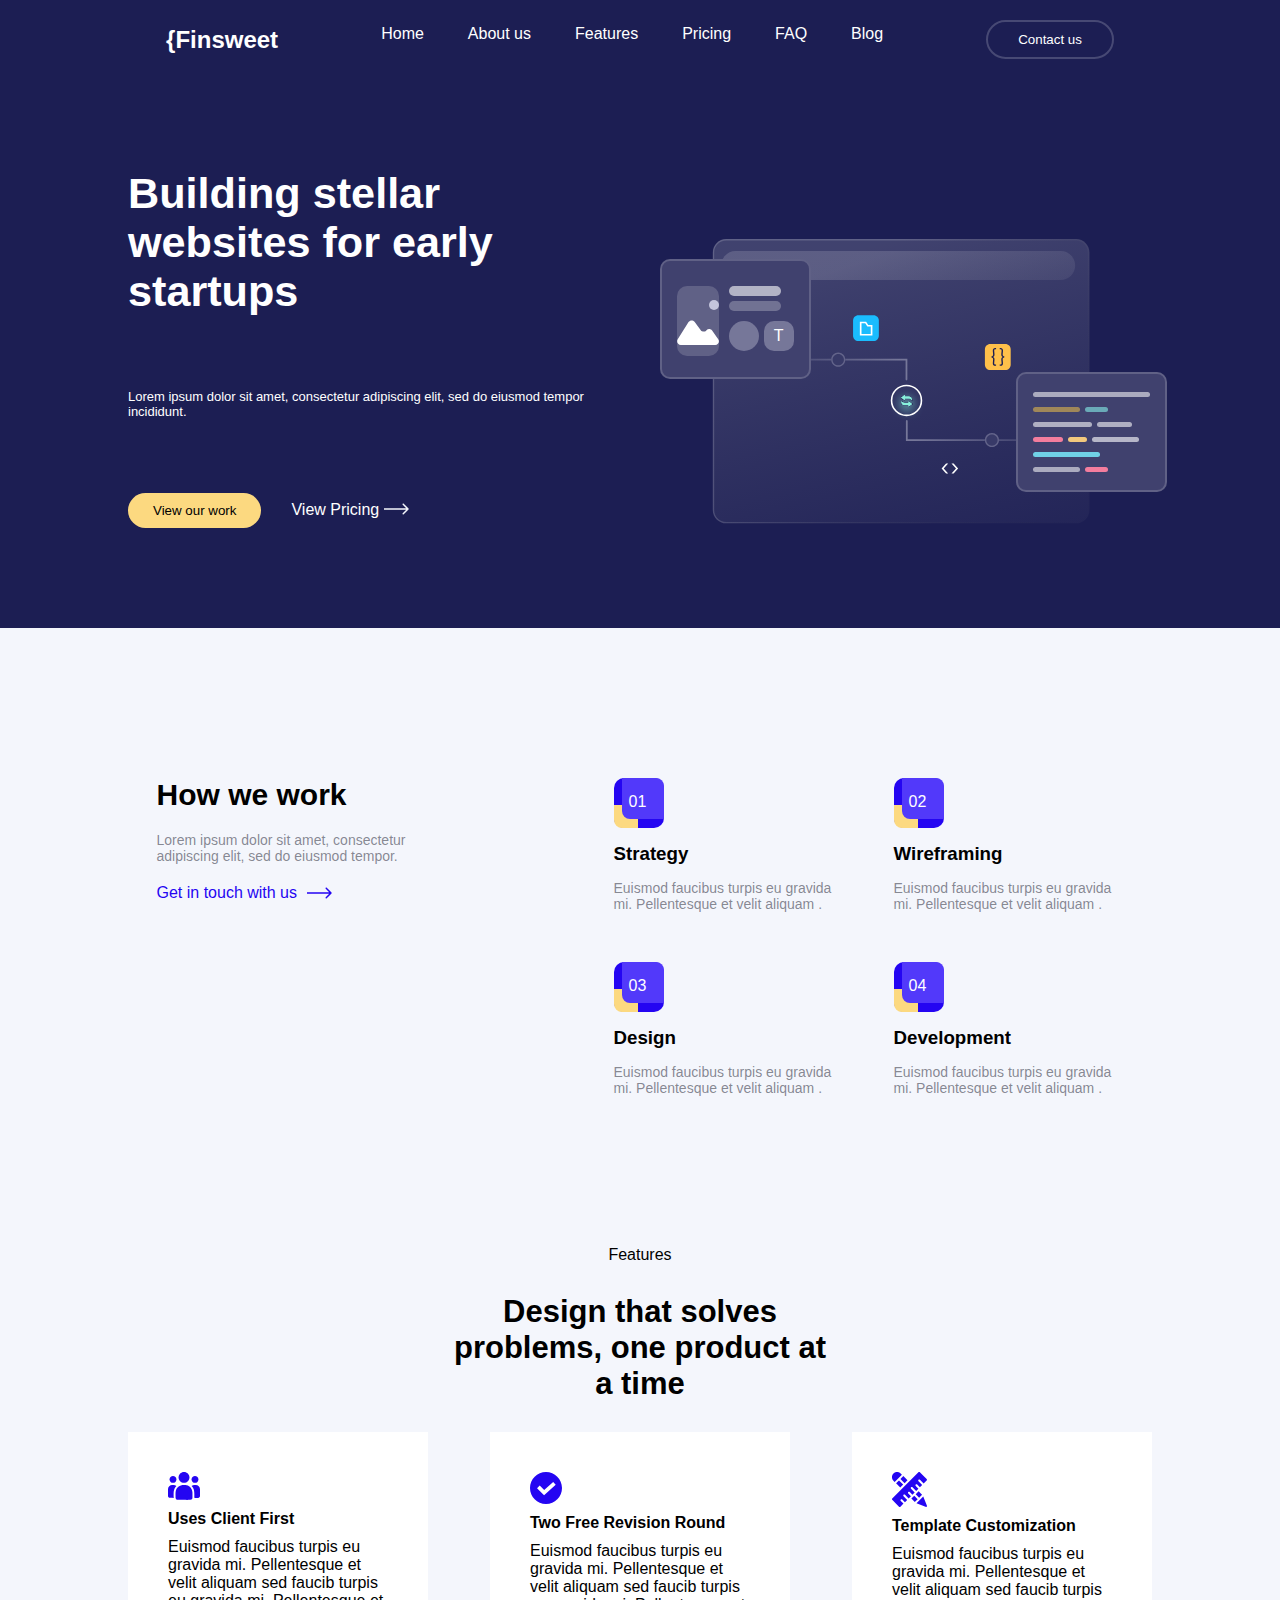
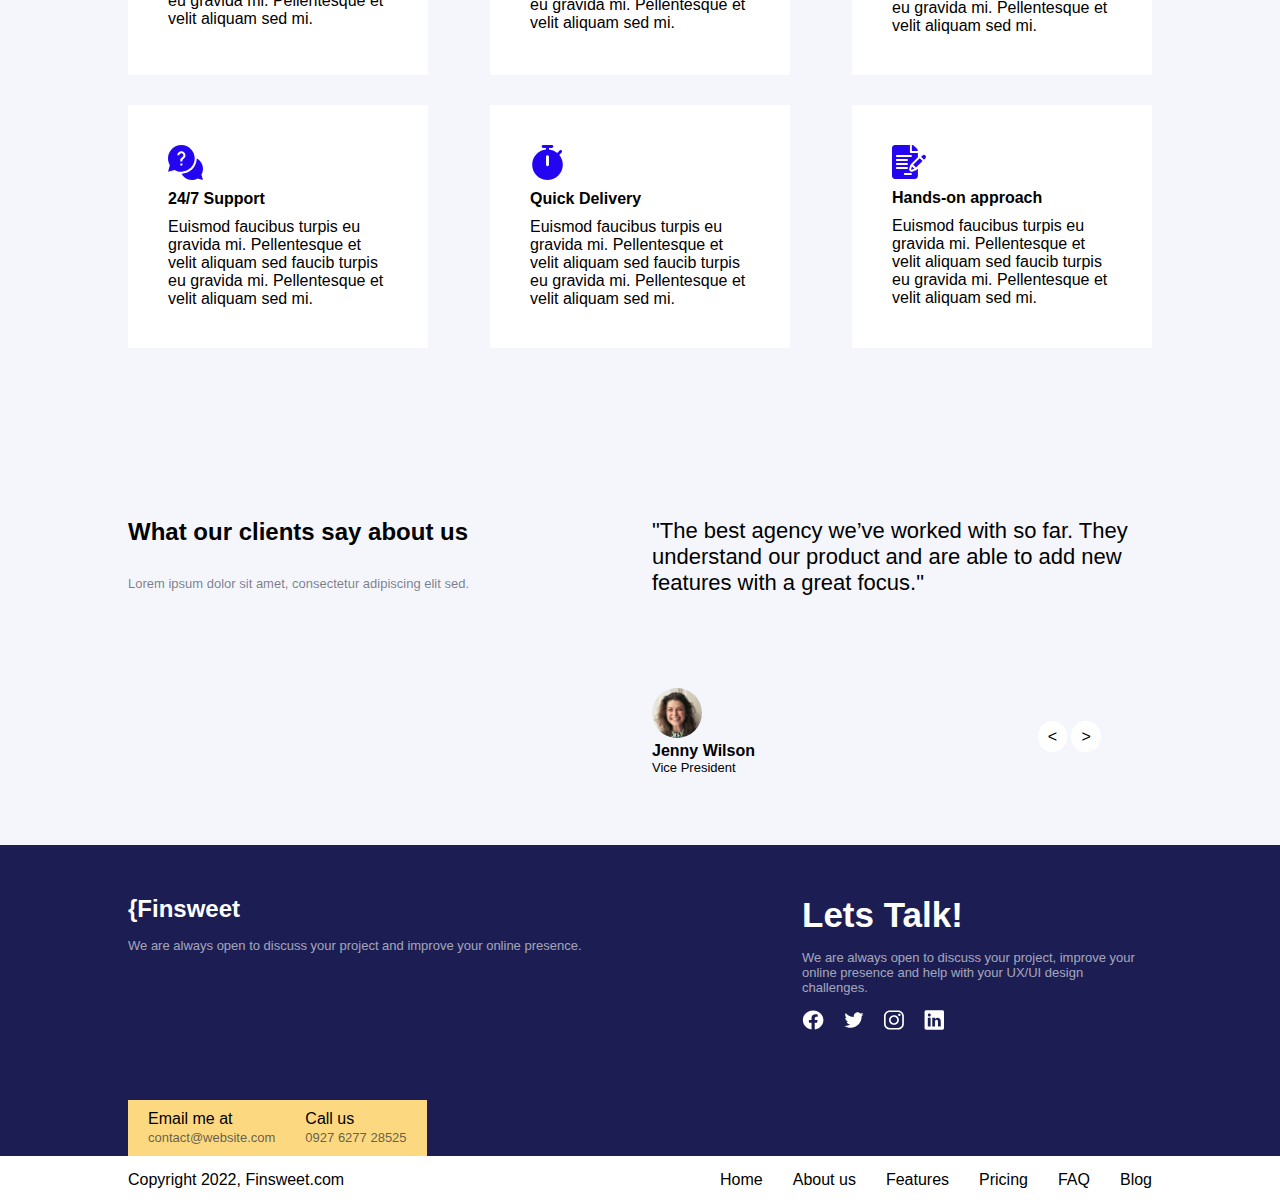
<file: index.html>
<!DOCTYPE html>
<html lang="en">
<head>
    <meta charset="UTF-8">
    <meta name="viewport" content="width=device-width, initial-scale=1.0">
    <title>Document</title>
    <link rel="stylesheet" href="./style/style.css">
    <script defer src="./js/script.js"></script>
</head>
<body>
    <mainContainer>
        <navbar>
            <div>
                <p class="menu">|||</p>
            <h2><a href="./index.html">{Finsweet</a></h2>
           <ul class="aside">
            <button class="pakel">X</button>
            <li><a href="./index.html">Home</a></li>
            <li> <a href="./index1.html">About us</a></li>
            <li> <a href="./index3.html">Features</a></li>
            <li> <a href="./index2.html">Pricing</a></li>
            <li>FAQ</li>
            <li><a href="./index4.html">Blog</a></li>
           </ul>
           <button><a href="./index6.html">Contact us</a></button>
        </div>
        </navbar>

        <header>
            <div>
                <div class="building">
            <h1>Building stellar websites for early startups</h1>
            <p>Lorem ipsum dolor sit amet, consectetur adipiscing elit, sed do eiusmod tempor incididunt.</p>
            <div>
                <button><a href="./index7.html">View our work</a></button>
                <span><a href="./index2.html">View Pricing <svg xmlns="http://www.w3.org/2000/svg" width="25" height="12" viewBox="0 0 25 12" fill="none">
                    <path d="M24.5303 6.53033C24.8232 6.23744 24.8232 5.76256 24.5303 5.46967L19.7574 0.696699C19.4645 0.403806 18.9896 0.403806 18.6967 0.696699C18.4038 0.989593 18.4038 1.46447 18.6967 1.75736L22.9393 6L18.6967 10.2426C18.4038 10.5355 18.4038 11.0104 18.6967 11.3033C18.9896 11.5962 19.4645 11.5962 19.7574 11.3033L24.5303 6.53033ZM0 6.75H24V5.25H0V6.75Z" fill="#F4F6FC"/>
                  </svg></a></span>
            </div>
        </div>
            <div class="img">
                <div class="dzaxNkar">
                    <div class="nkar">
                        <div> <div></div><img src="./nkarner/Vector 9.svg" alt=""> </div>
                        
                    </div>
                    <div class="te">
                        <div class="gcer">
                            <div class="gic1"></div>
                            <div class="gic2"></div>
                        </div>
                        <div class="klor">
                            <div class="klor1"></div>
                            <div class="klor2">T</div>
                        </div>
                    </div>
                </div>
                <div class="mejtex">
                    <img src="./nkarner/Illustration.svg" alt="">
                </div>
                <div class="ajNkar">
                    <div class="tox1"></div>
                    <div class="tox2">
                        <div class="narnjaguyn"></div>
                        <div class="kanach"></div>
                    </div>
                    <div class="tox3">
                        <div class="spitak1"></div>
                        <div class="spitak2"></div>
                    </div>
                    <div class="tox4">
                        <div class="karmir"></div>
                        <div class="dexin"></div>
                        <div class="spitak"></div>
                    </div>
                    <div class="tox5"></div>
                    <div class="tox6">
                        <div class="spitak"></div>
                        <div class="karmir"></div>
                    </div>

                </div>

            </div>
</div>
        </header>
        <nav>
            <div>
            <div class="work">
                <h2>How we work</h2>
                <span>Lorem ipsum dolor sit amet, consectetur adipiscing elit, sed do eiusmod tempor.</span>
                <p>Get in touch with us <svg xmlns="http://www.w3.org/2000/svg" width="25" height="12" viewBox="0 0 25 12" fill="none">
                    <path d="M24.5303 6.53033C24.8232 6.23744 24.8232 5.76256 24.5303 5.46967L19.7574 0.696699C19.4645 0.403806 18.9896 0.403806 18.6967 0.696699C18.4038 0.989593 18.4038 1.46447 18.6967 1.75736L22.9393 6L18.6967 10.2426C18.4038 10.5355 18.4038 11.0104 18.6967 11.3033C18.9896 11.5962 19.4645 11.5962 19.7574 11.3033L24.5303 6.53033ZM0 6.75H24V5.25H0V6.75Z" fill="#2405F2"/>
                  </svg></p>
            </div>
            <div class="cards">
                <div>
                <div>
                    <div>
                    <img src="./nkarner/Mask Group.svg" alt="">
                    <p>01</p>
                </div></div>
                <h3>Strategy</h3>
                <p>Euismod faucibus turpis eu gravida mi. Pellentesque et velit aliquam .</p>

                </div>
                <div>
                    <div>
                        <div>
                    <img src="./nkarner/Mask Group.svg" alt="">
                    <p>02</p>
                </div></div>
                <h3>Wireframing</h3>
                <p>Euismod faucibus turpis eu gravida mi. Pellentesque et velit aliquam .</p>
                </div>
                <div>
                    <div><div>
                    <img src="./nkarner/Mask Group.svg" alt="">
                    <p>03</p>
                </div></div>
                <h3>Design</h3>
                <p>Euismod faucibus turpis eu gravida mi. Pellentesque et velit aliquam .</p>
                </div>
                <div class="chorord">
                    <div><div>
                    <img src="./nkarner/Mask Group.svg" alt="">
                    <p>04</p>
                </div></div>
                <h3>Development</h3>
                <p>Euismod faucibus turpis eu gravida mi. Pellentesque et velit aliquam .</p>
                </div>
            </div>
        </div>
        </nav>
        <Features>
            <div>
            <div class="feauters">
                <p>Features</p>
                <h2>Design that solves problems, one product at a time</h2>
            </div>
            <div class="cards">
                <div class="card">
                    <svg xmlns="http://www.w3.org/2000/svg" width="32" height="28" viewBox="0 0 32 28" fill="none">
                        <path d="M16 10.8749C19.003 10.8749 21.4374 8.44047 21.4374 5.43745C21.4374 2.43443 19.003 0 16 0C12.9969 0 10.5625 2.43443 10.5625 5.43745C10.5625 8.44047 12.9969 10.8749 16 10.8749Z" fill="#2405F2"/>
                        <path d="M27 10.8749C28.8984 10.8749 30.4374 9.33593 30.4374 7.43747C30.4374 5.53901 28.8984 4 27 4C25.1015 4 23.5625 5.53901 23.5625 7.43747C23.5625 9.33593 25.1015 10.8749 27 10.8749Z" fill="#2405F2"/>
                        <path d="M4.99997 10.8749C6.89843 10.8749 8.43744 9.33593 8.43744 7.43747C8.43744 5.53901 6.89843 4 4.99997 4C3.10151 4 1.5625 5.53901 1.5625 7.43747C1.5625 9.33593 3.10151 10.8749 4.99997 10.8749Z" fill="#2405F2"/>
                        <path d="M8.3868 13.9615C7.03369 12.8528 5.80826 12.9996 4.24371 12.9996C1.90373 12.9996 0 14.8921 0 17.2177V24.0432C0 25.0532 0.824368 25.8745 1.83811 25.8745C6.21469 25.8745 5.68745 25.9537 5.68745 25.6857C5.68745 20.8491 5.11458 17.3022 8.3868 13.9615Z" fill="#2405F2"/>
                        <path d="M17.4882 13.0249C14.7555 12.797 12.3802 13.0275 10.3314 14.7187C6.90288 17.4649 7.56268 21.1625 7.56268 25.6861C7.56268 26.8829 8.53642 27.8748 9.75141 27.8748C22.9439 27.8748 23.469 28.3003 24.2513 26.5679C24.5078 25.9821 24.4375 26.1682 24.4375 20.5636C24.4375 16.112 20.583 13.0249 17.4882 13.0249Z" fill="#2405F2"/>
                        <path d="M27.7564 13.0004C26.1833 13.0004 24.9646 12.8552 23.6133 13.9623C26.8611 17.2783 26.3126 20.5832 26.3126 25.6865C26.3126 25.9562 25.8749 25.8753 30.0963 25.8753C31.1463 25.8753 32.0001 25.0247 32.0001 23.9791V17.2185C32.0001 14.8929 30.0963 13.0004 27.7564 13.0004Z" fill="#2405F2"/>
                        </svg>
                    <h4>Uses Client First</h4>
                    <p>Euismod faucibus turpis eu gravida mi. Pellentesque et velit aliquam sed faucib turpis eu gravida mi. Pellentesque et velit aliquam sed mi. </p>
                </div>
                <div class="card">
                    <svg xmlns="http://www.w3.org/2000/svg" width="32" height="32" viewBox="0 0 32 32" fill="none">
                        <path d="M16 0C7.21187 0 0 7.21187 0 16C0 24.7881 7.21187 32 16 32C24.7881 32 32 24.7881 32 16C32 7.21187 24.7881 0 16 0ZM14.0637 23.2775L7.05713 16.271L9.7085 13.6196L14.1864 18.0975L23.1759 9.9255L25.6991 12.6996L14.0637 23.2775Z" fill="#2405F2"/>
                        </svg>
                        <h4>Two Free Revision Round</h4>
                        <p>Euismod faucibus turpis eu gravida mi. Pellentesque et velit aliquam sed faucib turpis eu gravida mi. Pellentesque et velit aliquam sed mi. </p>
                </div>
                <div class="card">
                    <svg xmlns="http://www.w3.org/2000/svg" width="35" height="35" viewBox="0 0 35 35" fill="none">
                        <g clip-path="url(#clip0_757_976)">
                        <path d="M2.64172 9.89299L9.89237 2.64235L8.68379 1.43377C6.68481 -0.565208 3.43213 -0.565208 1.43341 1.43404C0.464898 2.40229 -0.0683594 3.68964 -0.0683594 5.05923C-0.0683594 6.42856 0.464898 7.71617 1.43341 8.68442L2.64172 9.89299Z" fill="#2405F2"/>
                        <path d="M4.0918 11.3426L6.992 8.44238L11.1478 12.5982L8.24757 15.4984L4.0918 11.3426Z" fill="#2405F2"/>
                        <path d="M8.44238 6.992L11.3426 4.0918L15.4984 8.24731L12.5982 11.1475L8.44238 6.992Z" fill="#2405F2"/>
                        <path d="M24.9643 30.764C24.9643 30.7643 24.9643 30.7643 24.964 30.7643L24.4863 31.2423L33.5261 34.8581C33.6494 34.9075 33.7784 34.9315 33.9066 34.9315C34.1736 34.9315 34.4358 34.8271 34.6318 34.6311C34.9218 34.3411 35.011 33.9061 34.8588 33.5251L31.243 24.4854L24.9643 30.764Z" fill="#2405F2"/>
                        <path d="M19.3652 26.615L22.2654 23.7148L25.6888 27.1384L22.7886 30.0386L19.3652 26.615Z" fill="#2405F2"/>
                        <path d="M23.7148 22.2657L26.615 19.3652L30.0386 22.7888L27.1384 25.689L23.7148 22.2657Z" fill="#2405F2"/>
                        <path d="M8.80609 27.5075C8.40555 27.9078 8.40555 28.5572 8.80609 28.9575L11.4646 31.616L8.44934 34.6313C8.04907 35.0318 7.39965 35.0318 6.99937 34.6313L0.232049 27.864C-0.168495 27.4637 -0.168495 26.8143 0.232049 26.414L26.414 0.232049C26.8143 -0.168495 27.4637 -0.168495 27.864 0.232049L34.6313 6.99911C34.8316 7.19938 34.9317 7.46187 34.9317 7.72436C34.9317 7.98658 34.8316 8.24907 34.6313 8.44934L31.616 11.4646L27.9908 7.83918C27.5903 7.43864 26.9411 7.43864 26.5406 7.83918C26.1403 8.23973 26.1403 8.88887 26.5406 9.28942L30.1658 12.9146L27.8757 15.2049L25.2172 12.5461C24.8169 12.1458 24.1675 12.1458 23.7669 12.5461C23.3667 12.9467 23.3667 13.5958 23.7669 13.9963L26.4255 16.6549L24.1354 18.9452L20.5103 15.3197C20.1097 14.9195 19.4606 14.9195 19.06 15.3197C18.6597 15.7203 18.6597 16.3694 19.06 16.77L22.6852 20.3952L20.3952 22.6855L17.7366 20.0269C17.3361 19.6264 16.6869 19.6264 16.2864 20.0269C15.8861 20.4272 15.8861 21.0764 16.2864 21.4769L18.9449 24.1354L16.6549 26.4258L13.0297 22.8003C12.6292 22.4 11.98 22.4 11.5795 22.8003C11.1792 23.2008 11.1792 23.85 11.5795 24.2505L15.2047 27.8757L12.9146 30.166L10.2561 27.5075C9.85579 27.107 9.20637 27.107 8.80609 27.5075Z" fill="#2405F2"/>
                        </g>
                        </svg>
                        <h4>Template Customization</h4>
                        <p>Euismod faucibus turpis eu gravida mi. Pellentesque et velit aliquam sed faucib turpis eu gravida mi. Pellentesque et velit aliquam sed mi. </p>
                </div>
                <div class="card">
                    <svg xmlns="http://www.w3.org/2000/svg" width="35" height="35" viewBox="0 0 35 35" fill="none">
                        <g clip-path="url(#clip0_757_984)">
                        <path d="M34.9994 23.686C34.9994 19.3427 32.5078 15.4665 28.7761 13.5811C28.6602 21.9086 21.9086 28.6602 13.5811 28.7761C15.4665 32.5078 19.3427 34.9994 23.686 34.9994C25.7223 34.9994 27.7026 34.4571 29.4426 33.4266L34.95 34.95L33.4266 29.4426C34.4571 27.7026 34.9994 25.7223 34.9994 23.686Z" fill="#2405F2"/>
                        <path d="M26.7285 13.3643C26.7285 5.99506 20.7335 0 13.3643 0C5.99506 0 0 5.99506 0 13.3643C0 15.7659 0.639267 18.1043 1.85318 20.1572L0.0491333 26.6791L6.57131 24.8753C8.62423 26.0892 10.9626 26.7285 13.3643 26.7285C20.7335 26.7285 26.7285 20.7335 26.7285 13.3643ZM11.3135 10.2539H9.2627C9.2627 7.99217 11.1025 6.15234 13.3643 6.15234C15.626 6.15234 17.4658 7.99217 17.4658 10.2539C17.4658 11.4019 16.9798 12.5052 16.132 13.2807L14.3896 14.8754V16.4746H12.3389V13.9723L14.7475 11.7677C15.1779 11.3738 15.415 10.8363 15.415 10.2539C15.415 9.12304 14.4951 8.20312 13.3643 8.20312C12.2334 8.20312 11.3135 9.12304 11.3135 10.2539ZM12.3389 18.5254H14.3896V20.5762H12.3389V18.5254Z" fill="#2405F2"/>
                        </g>
                        <defs>
                        <clipPath id="clip0_757_984">
                        <rect width="35" height="35" fill="white"/>
                        </clipPath>
                        </defs>
                        </svg>
                        <h4>24/7 Support</h4>
                        <p>Euismod faucibus turpis eu gravida mi. Pellentesque et velit aliquam sed faucib turpis eu gravida mi. Pellentesque et velit aliquam sed mi. </p>
                </div>
                <div class="card">
                    <svg xmlns="http://www.w3.org/2000/svg" width="35" height="35" viewBox="0 0 35 35" fill="none">
                        <g clip-path="url(#clip0_757_919)">
                        <path d="M29.3038 9.94438L31.656 7.59354C32.2263 7.02479 32.2263 6.10167 31.656 5.53146C31.0858 4.96125 30.1642 4.96125 29.594 5.53146L27.2417 7.88229C24.9463 5.985 22.0865 4.74542 18.9583 4.44938V2.91667H21.875C22.6815 2.91667 23.3333 2.26333 23.3333 1.45833C23.3333 0.653333 22.6815 0 21.875 0H13.125C12.3185 0 11.6667 0.653333 11.6667 1.45833C11.6667 2.26333 12.3185 2.91667 13.125 2.91667H16.0417V4.44938C8.28042 5.18583 2.1875 11.7367 2.1875 19.6875C2.1875 28.1313 9.05625 35 17.5 35C25.9438 35 32.8125 28.1313 32.8125 19.6875C32.8125 15.9892 31.4942 12.5942 29.3038 9.94438ZM18.9583 19.6875C18.9583 20.494 18.305 21.1458 17.5 21.1458C16.695 21.1458 16.0417 20.494 16.0417 19.6875V11.6667C16.0417 10.8602 16.695 10.2083 17.5 10.2083C18.305 10.2083 18.9583 10.8602 18.9583 11.6667V19.6875Z" fill="#2405F2"/>
                        </g>
                        <defs>
                        <clipPath id="clip0_757_919">
                        <rect width="35" height="35" fill="white"/>
                        </clipPath>
                        </defs>
                        </svg>
                    <h4>Quick Delivery</h4>      
                    <p>Euismod faucibus turpis eu gravida mi. Pellentesque et velit aliquam sed faucib turpis eu gravida mi. Pellentesque et velit aliquam sed mi. </p>                  
                </div>
                <div class="card">
                    <svg xmlns="http://www.w3.org/2000/svg" width="34" height="34" viewBox="0 0 34 34" fill="none">
                        <path d="M25.866 5.80537C25.866 5.0077 25.5547 4.25677 24.9905 3.69259L22.1734 0.8755C21.6171 0.319082 20.8273 0 20.0413 0H19.8701V5.97656H25.8661L25.866 5.80537Z" fill="#2405F2"/>
                        <path d="M18.1911 20.5552C18.3818 19.9764 18.7145 19.4375 19.1483 19.0008L25.8927 12.2836V7.96875H18.8934C18.3429 7.96875 17.9297 7.52323 17.9297 6.97266V0H2.98828C1.34048 0 0 1.34048 0 2.98828V31.0117C0 32.6595 1.34048 34 2.98828 34H22.8778C24.5256 34 25.8927 32.6595 25.8927 31.0117V23.5775L24.798 24.6455C24.3545 25.0852 23.8351 25.4052 23.2494 25.6008L20.0822 26.6582L19.5997 26.6845C18.802 26.6845 18.0472 26.2963 17.5783 25.6466C17.1134 24.9997 16.9869 24.1612 17.2398 23.4034L18.1911 20.5552ZM4.98047 17.9297H14.9091C15.4596 17.9297 15.9052 18.3752 15.9052 18.9258C15.9052 19.4764 15.4596 19.9219 14.9091 19.9219H4.98047C4.42989 19.9219 3.98438 19.4764 3.98438 18.9258C3.98438 18.3752 4.42989 17.9297 4.98047 17.9297ZM3.98438 14.9414C3.98438 14.3908 4.42989 13.9453 4.98047 13.9453H14.9091C15.4596 13.9453 15.9052 14.3908 15.9052 14.9414C15.9052 15.492 15.4596 15.9375 14.9091 15.9375H4.98047C4.42989 15.9375 3.98438 15.492 3.98438 14.9414ZM3.98438 22.9102C3.98438 22.3596 4.42989 21.9141 4.98047 21.9141H14.9091C15.4596 21.9141 15.9052 22.3596 15.9052 22.9102C15.9052 23.4607 15.4596 23.9062 14.9091 23.9062H4.98047C4.42989 23.9062 3.98438 23.4607 3.98438 22.9102ZM18.8934 27.8906C19.444 27.8906 19.8895 28.3361 19.8895 28.8867C19.8895 29.4373 19.4441 29.8828 18.8934 29.8828H12.9169C12.3663 29.8828 11.9208 29.4373 11.9208 28.8867C11.9208 28.3361 12.3663 27.8906 12.9169 27.8906H18.8934ZM4.98047 11.9531C4.42989 11.9531 3.98438 11.5076 3.98438 10.957C3.98438 10.4065 4.42989 9.96094 4.98047 9.96094H18.8934C19.444 9.96094 19.8895 10.4065 19.8895 10.957C19.8895 11.5076 19.444 11.9531 18.8934 11.9531H4.98047Z" fill="#2405F2"/>
                        <path d="M19.9956 21.4365L19.129 24.0364C18.9991 24.4259 19.3697 24.7964 19.7592 24.6663L22.3575 23.7985L19.9956 21.4365Z" fill="#2405F2"/>
                        <path d="M27.7321 13.2354L21.1719 19.7956L24.0011 22.6248C25.4838 21.1418 28.3689 18.2564 30.561 16.0643L27.7321 13.2354Z" fill="#2405F2"/>
                        <path d="M33.4149 10.3777C33.0648 10.0256 32.5492 9.82422 32.0025 9.82422C31.4557 9.82422 30.9402 10.0256 30.5881 10.3787L29.1406 11.8262L31.9694 14.6549C32.7618 13.8624 33.3095 13.3147 33.417 13.2074C34.1951 12.4281 34.195 11.1588 33.4149 10.3777Z" fill="#2405F2"/>
                        </svg>
                        <h4>Hands-on approach</h4>
                        <p>Euismod faucibus turpis eu gravida mi. Pellentesque et velit aliquam sed faucib turpis eu gravida mi. Pellentesque et velit aliquam sed mi. </p>
                </div>
            </div>

</div>
        </Features>
        <testimonials>
            <div>
            <div class="clients">
                <h2>What our clients say about us</h2>
                <p>Lorem ipsum dolor sit amet, consectetur adipiscing elit sed.</p>
            </div>
            <div>
            <div class="content">
                <p>"The best agency we’ve worked with so far. They understand our product and are able to add new features with a great focus."</p>
                
                <div class="Jenny">
                    <div class="img">
                        <img src="./nkarner/woman-in-collared-shirt-774909.png" alt="">
                        <div>
                        <b>Jenny Wilson</b>
                        <p>Vice President</p>
                    </div></div>
                    
                    
                    
                </div>
            </div>



            <div class="content">
                <p>"We, as an organization of freedom fighters, have been cooperating with Hamar Mek Law Office for years. We applied with seemingly unsolvable problems and received both thoughtful and qualified answers with a solution to the problem."</p>

                <div class="Jenny">
                    
                    <div class="img">
                        <img src="./nkarner/download.jpg" alt="">
                        <div>
                        <b>Donald Tramp</b>
                        <p>Vice President</p>
                    </div></div>
                </div>
            </div>

            <div class="content">
                 <p>"You have probably been told many times that you should choose a professional, simple, beautiful, convenient, customer-friendly website for your business. And what is it? No one says? We will not tell either, but we will help to understand how to find the optimal option and please and satisfy customers."</p>

                <div class="Jenny">
                    
                    
                    <div class="img">
                        <img src="./nkarner/427067-svetik.webp" alt="">
                        <div>
                        <b>Jon Jones</b>
                        <p>Vice President</p>
                    </div></div>
                </div>
            </div>
            <div class="spans">
                <span class="dzax">&lt;</span>
                <span class="aj">></span>
            </div></div>


        </div></testimonials>
        <footer>
            <div>
                <div class="finsweet">
                    <h2><a href="./index.html">{Finsweet</a></h2>
                    <p>We are always open to discuss your project and improve your online presence.</p>

                </div>
                <div class="talk">
                    <h2>Lets Talk!</h2>
                    <p>We are always open to discuss your project, improve your online presence and help with your UX/UI design challenges.</p>
                    <div class="online">
                        <img src="./nkarner/Facebook.svg" alt="">
                        <img src="./nkarner/Twitter.svg" alt="">
                        <img src="./nkarner/Instagram.svg" alt="">
                        <img src="./nkarner/Linkdin.svg" alt="">
                    </div>
                </div>
                <div class="orange">
                    <div>
                        <p>Email me at</p>
                        <a href="mailto:contact@website.com">contact@website.com</a>
                    </div>
                    <div>
                        <p>Call us</p>
                        <a href="tel:+0927 6277 28525">0927 6277 28525</a>
                    </div>

                </div>
                
            </div>
        </footer>
        <div class="verj">
            <div>
            <p>Copyright 2022, Finsweet.com</p>
            <ul>
                <li><a href="./index.html">Home</a></li>
                <li><a href="./index1.html">About us</a></li>
                <li><a href="./index3.html">Features</a></li>
                <li><a href="./index2.html">Pricing</a></li>
                <li>FAQ</li>
                <li><a href="./index4.html">Blog</a></li>
            </ul>
        </div></div>


    </mainContainer>
</body>
</html>
</file>
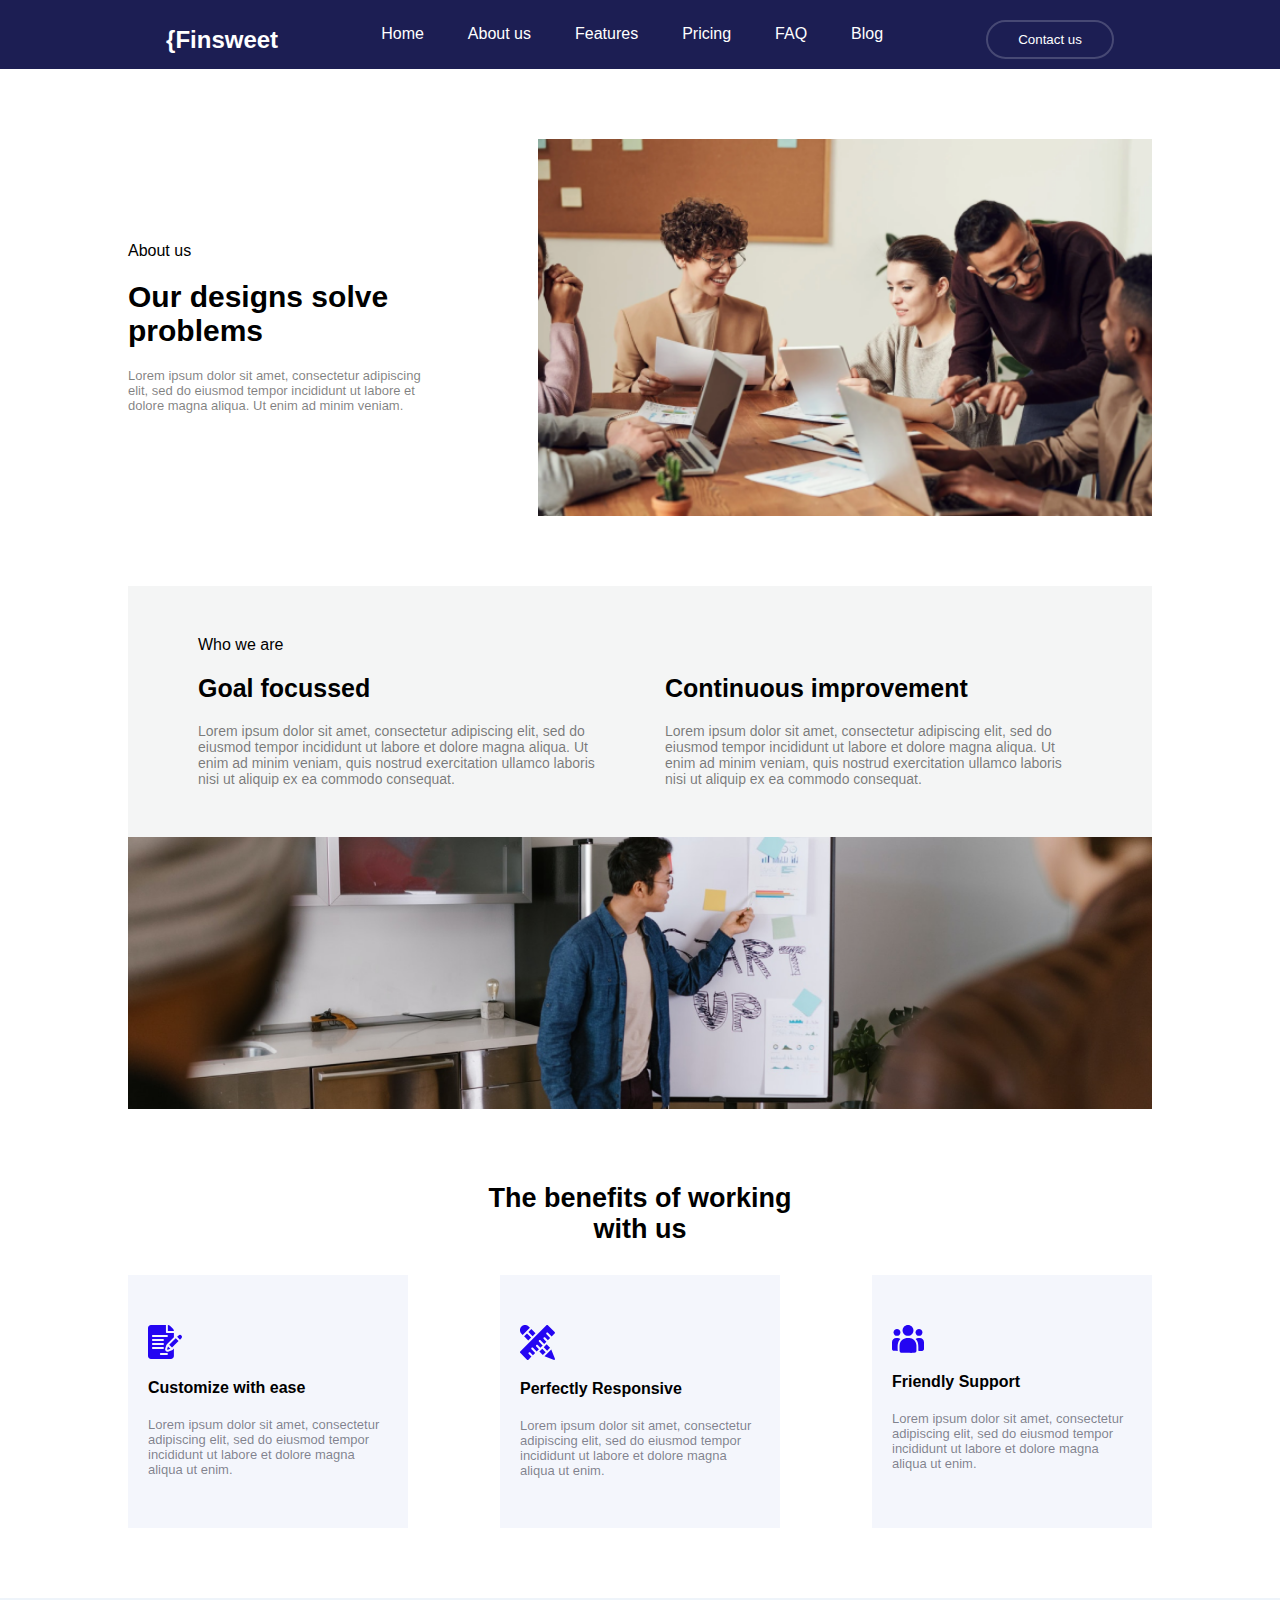
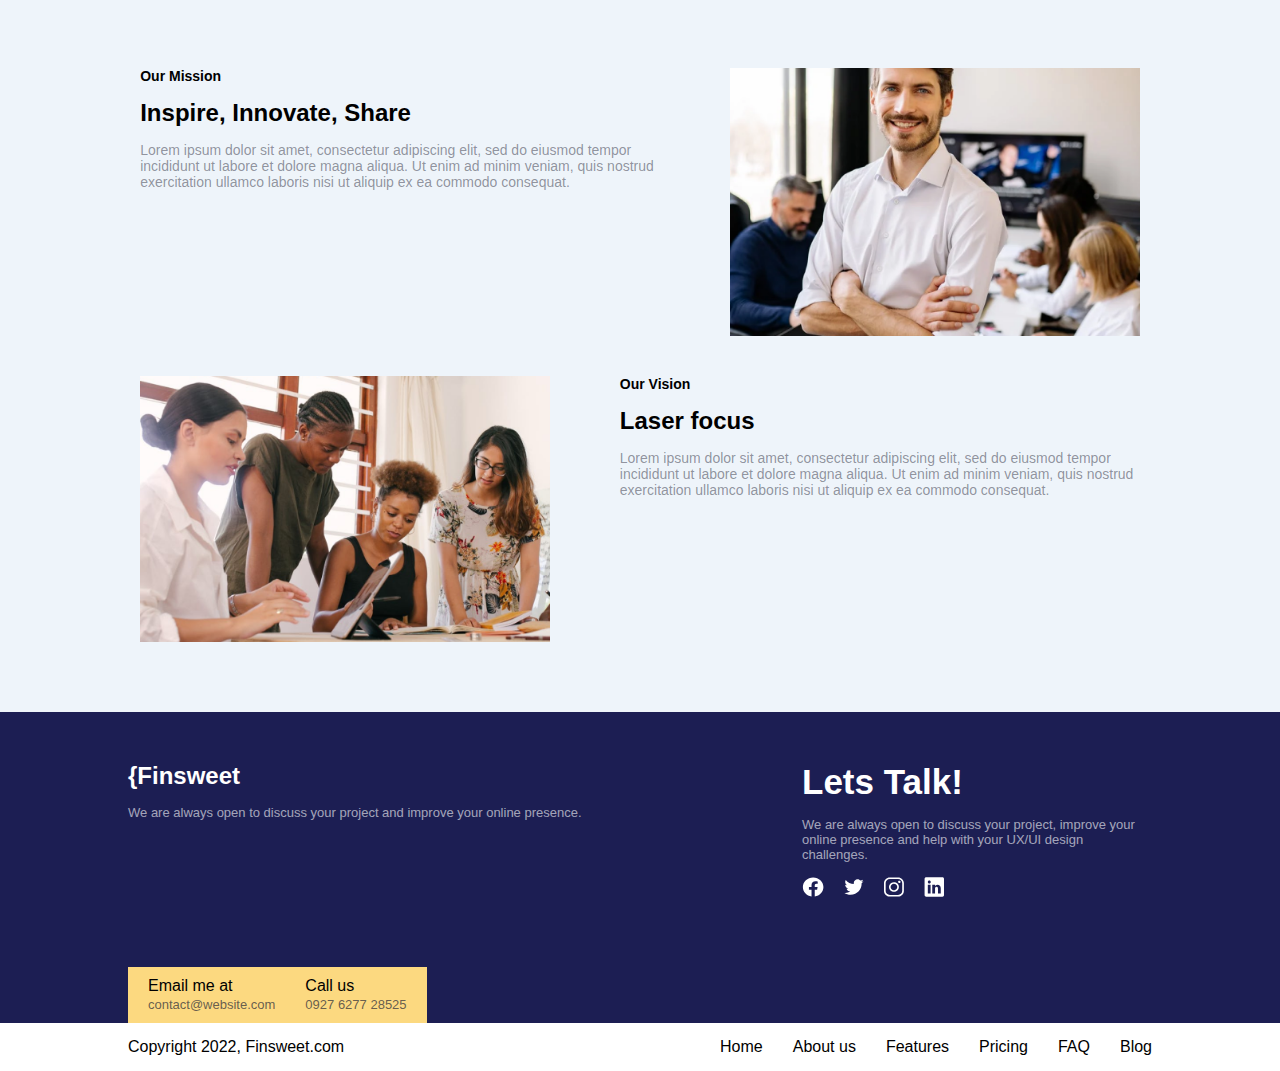
<file: index1.html>
<!DOCTYPE html>
<html lang="en">
<head>
    <meta charset="UTF-8">
    <meta name="viewport" content="width=device-width, initial-scale=1.0">
    <title>Document</title>
    <link rel="stylesheet" href="./style/style.css">
    <script defer src="./js/script.js"></script>
    
</head>
<body>
    <mainContainer>
        <navbar>
            <div>
                <p class="menu">|||</p>
            <h2><a href="./index.html">{Finsweet</a></h2>
           <ul class="aside">
            <button class="pakel">X</button>
            <li><a href="./index.html">Home</a></li>
            <li> <a href="./index1.html">About us</a></li>
            <li> <a href="./index3.html">Features</a></li>
            <li><a href="./index2.html">Pricing</a></li>
            <li>FAQ</li>
            <li><a href="./index4.html">Blog</a></li>
           </ul>
           <button><a href="./index6.html">Contact us</a></button>
        </div>
        </navbar>

        <div class="aboutUs">
            <div>
            <div class="problems">
            <p>About us</p>
            <h2>Our designs solve problems</h2>
            <span>Lorem ipsum dolor sit amet, consectetur adipiscing elit, sed do eiusmod tempor incididunt ut labore et dolore magna aliqua. Ut enim ad minim veniam.</span>
            </div>
            <img src="./nkarner/group-of-people-sitting-indoors-3184360.png" alt="">
        </div></div>

        <div class="are">
            <div>
            <p>Who we are</p>
        <div class="goal">
            <div class="focussed">
            <h3>Goal focussed</h3>
            <span>Lorem ipsum dolor sit amet, consectetur adipiscing elit, sed do eiusmod tempor incididunt ut labore et dolore magna aliqua. Ut enim ad minim veniam, quis nostrud exercitation ullamco laboris nisi ut aliquip ex ea commodo consequat.</span>
        </div>
        <div class="focussed">
            <h3>Continuous improvement</h3>
            <span>Lorem ipsum dolor sit amet, consectetur adipiscing elit, sed do eiusmod tempor incididunt ut labore et dolore magna aliqua. Ut enim ad minim veniam, quis nostrud exercitation ullamco laboris nisi ut aliquip ex ea commodo consequat.</span>

        </div>
    </div></div>
</div>
<div class="img">
    <div>
<img src="./nkarner/man-in-blue-jacket-looking-at-white-board-7413916.png" alt="">
</div></div>



<div class="benefits">
    <div>
    <div class="working">
        <h2>The benefits of working with us</h2>
    </div>
    <div class="cards">
        <div class="card">
            <svg xmlns="http://www.w3.org/2000/svg" width="34" height="34" viewBox="0 0 34 34" fill="none">
                <path d="M25.866 5.80537C25.866 5.0077 25.5547 4.25677 24.9905 3.69259L22.1734 0.8755C21.6171 0.319082 20.8273 0 20.0413 0H19.8701V5.97656H25.8661L25.866 5.80537Z" fill="#2405F2"/>
                <path d="M18.1911 20.5552C18.3818 19.9764 18.7145 19.4375 19.1483 19.0008L25.8927 12.2836V7.96875H18.8934C18.3429 7.96875 17.9297 7.52323 17.9297 6.97266V0H2.98828C1.34048 0 0 1.34048 0 2.98828V31.0117C0 32.6595 1.34048 34 2.98828 34H22.8778C24.5256 34 25.8927 32.6595 25.8927 31.0117V23.5775L24.798 24.6455C24.3545 25.0852 23.8351 25.4052 23.2494 25.6008L20.0822 26.6582L19.5997 26.6845C18.802 26.6845 18.0472 26.2963 17.5783 25.6466C17.1134 24.9997 16.9869 24.1612 17.2398 23.4034L18.1911 20.5552ZM4.98047 17.9297H14.9091C15.4596 17.9297 15.9052 18.3752 15.9052 18.9258C15.9052 19.4764 15.4596 19.9219 14.9091 19.9219H4.98047C4.42989 19.9219 3.98438 19.4764 3.98438 18.9258C3.98438 18.3752 4.42989 17.9297 4.98047 17.9297ZM3.98438 14.9414C3.98438 14.3908 4.42989 13.9453 4.98047 13.9453H14.9091C15.4596 13.9453 15.9052 14.3908 15.9052 14.9414C15.9052 15.492 15.4596 15.9375 14.9091 15.9375H4.98047C4.42989 15.9375 3.98438 15.492 3.98438 14.9414ZM3.98438 22.9102C3.98438 22.3596 4.42989 21.9141 4.98047 21.9141H14.9091C15.4596 21.9141 15.9052 22.3596 15.9052 22.9102C15.9052 23.4607 15.4596 23.9062 14.9091 23.9062H4.98047C4.42989 23.9062 3.98438 23.4607 3.98438 22.9102ZM18.8934 27.8906C19.444 27.8906 19.8895 28.3361 19.8895 28.8867C19.8895 29.4373 19.4441 29.8828 18.8934 29.8828H12.9169C12.3663 29.8828 11.9208 29.4373 11.9208 28.8867C11.9208 28.3361 12.3663 27.8906 12.9169 27.8906H18.8934ZM4.98047 11.9531C4.42989 11.9531 3.98438 11.5076 3.98438 10.957C3.98438 10.4065 4.42989 9.96094 4.98047 9.96094H18.8934C19.444 9.96094 19.8895 10.4065 19.8895 10.957C19.8895 11.5076 19.444 11.9531 18.8934 11.9531H4.98047Z" fill="#2405F2"/>
                <path d="M19.9956 21.4365L19.129 24.0364C18.9991 24.4259 19.3697 24.7964 19.7592 24.6663L22.3575 23.7985L19.9956 21.4365Z" fill="#2405F2"/>
                <path d="M27.7321 13.2354L21.1719 19.7956L24.0011 22.6248C25.4838 21.1418 28.3689 18.2564 30.561 16.0643L27.7321 13.2354Z" fill="#2405F2"/>
                <path d="M33.4149 10.3777C33.0648 10.0256 32.5492 9.82422 32.0025 9.82422C31.4557 9.82422 30.9402 10.0256 30.5881 10.3787L29.1406 11.8262L31.9694 14.6549C32.7618 13.8624 33.3095 13.3147 33.417 13.2074C34.1951 12.4281 34.195 11.1588 33.4149 10.3777Z" fill="#2405F2"/>
                </svg>
                <h4>Customize with ease</h4>
                <p>Lorem ipsum dolor sit amet, consectetur adipiscing elit, sed do eiusmod tempor incididunt ut labore et dolore magna aliqua ut enim. </p>
        </div>
        
        <div class="card">
            <svg xmlns="http://www.w3.org/2000/svg" width="35" height="35" viewBox="0 0 35 35" fill="none">
                <g clip-path="url(#clip0_757_976)">
                <path d="M2.64172 9.89299L9.89237 2.64235L8.68379 1.43377C6.68481 -0.565208 3.43213 -0.565208 1.43341 1.43404C0.464898 2.40229 -0.0683594 3.68964 -0.0683594 5.05923C-0.0683594 6.42856 0.464898 7.71617 1.43341 8.68442L2.64172 9.89299Z" fill="#2405F2"/>
                <path d="M4.0918 11.3426L6.992 8.44238L11.1478 12.5982L8.24757 15.4984L4.0918 11.3426Z" fill="#2405F2"/>
                <path d="M8.44238 6.992L11.3426 4.0918L15.4984 8.24731L12.5982 11.1475L8.44238 6.992Z" fill="#2405F2"/>
                <path d="M24.9643 30.764C24.9643 30.7643 24.9643 30.7643 24.964 30.7643L24.4863 31.2423L33.5261 34.8581C33.6494 34.9075 33.7784 34.9315 33.9066 34.9315C34.1736 34.9315 34.4358 34.8271 34.6318 34.6311C34.9218 34.3411 35.011 33.9061 34.8588 33.5251L31.243 24.4854L24.9643 30.764Z" fill="#2405F2"/>
                <path d="M19.3652 26.615L22.2654 23.7148L25.6888 27.1384L22.7886 30.0386L19.3652 26.615Z" fill="#2405F2"/>
                <path d="M23.7148 22.2657L26.615 19.3652L30.0386 22.7888L27.1384 25.689L23.7148 22.2657Z" fill="#2405F2"/>
                <path d="M8.80609 27.5075C8.40555 27.9078 8.40555 28.5572 8.80609 28.9575L11.4646 31.616L8.44934 34.6313C8.04907 35.0318 7.39965 35.0318 6.99937 34.6313L0.232049 27.864C-0.168495 27.4637 -0.168495 26.8143 0.232049 26.414L26.414 0.232049C26.8143 -0.168495 27.4637 -0.168495 27.864 0.232049L34.6313 6.99911C34.8316 7.19938 34.9317 7.46187 34.9317 7.72436C34.9317 7.98658 34.8316 8.24907 34.6313 8.44934L31.616 11.4646L27.9908 7.83918C27.5903 7.43864 26.9411 7.43864 26.5406 7.83918C26.1403 8.23973 26.1403 8.88887 26.5406 9.28942L30.1658 12.9146L27.8757 15.2049L25.2172 12.5461C24.8169 12.1458 24.1675 12.1458 23.7669 12.5461C23.3667 12.9467 23.3667 13.5958 23.7669 13.9963L26.4255 16.6549L24.1354 18.9452L20.5103 15.3197C20.1097 14.9195 19.4606 14.9195 19.06 15.3197C18.6597 15.7203 18.6597 16.3694 19.06 16.77L22.6852 20.3952L20.3952 22.6855L17.7366 20.0269C17.3361 19.6264 16.6869 19.6264 16.2864 20.0269C15.8861 20.4272 15.8861 21.0764 16.2864 21.4769L18.9449 24.1354L16.6549 26.4258L13.0297 22.8003C12.6292 22.4 11.98 22.4 11.5795 22.8003C11.1792 23.2008 11.1792 23.85 11.5795 24.2505L15.2047 27.8757L12.9146 30.166L10.2561 27.5075C9.85579 27.107 9.20637 27.107 8.80609 27.5075Z" fill="#2405F2"/>
                </g>
                </svg>
                <h4>Perfectly Responsive</h4>
                <p>Lorem ipsum dolor sit amet, consectetur adipiscing elit, sed do eiusmod tempor incididunt ut labore et dolore magna aliqua ut enim. </p>
        </div>
        <div class="card">
            <svg xmlns="http://www.w3.org/2000/svg" width="32" height="28" viewBox="0 0 32 28" fill="none">
                <path d="M16 10.8749C19.003 10.8749 21.4374 8.44047 21.4374 5.43745C21.4374 2.43443 19.003 0 16 0C12.9969 0 10.5625 2.43443 10.5625 5.43745C10.5625 8.44047 12.9969 10.8749 16 10.8749Z" fill="#2405F2"/>
                <path d="M27 10.8749C28.8984 10.8749 30.4374 9.33593 30.4374 7.43747C30.4374 5.53901 28.8984 4 27 4C25.1015 4 23.5625 5.53901 23.5625 7.43747C23.5625 9.33593 25.1015 10.8749 27 10.8749Z" fill="#2405F2"/>
                <path d="M4.99997 10.8749C6.89843 10.8749 8.43744 9.33593 8.43744 7.43747C8.43744 5.53901 6.89843 4 4.99997 4C3.10151 4 1.5625 5.53901 1.5625 7.43747C1.5625 9.33593 3.10151 10.8749 4.99997 10.8749Z" fill="#2405F2"/>
                <path d="M8.3868 13.9615C7.03369 12.8528 5.80826 12.9996 4.24371 12.9996C1.90373 12.9996 0 14.8921 0 17.2177V24.0432C0 25.0532 0.824368 25.8745 1.83811 25.8745C6.21469 25.8745 5.68745 25.9537 5.68745 25.6857C5.68745 20.8491 5.11458 17.3022 8.3868 13.9615Z" fill="#2405F2"/>
                <path d="M17.4882 13.0249C14.7555 12.797 12.3802 13.0275 10.3314 14.7187C6.90288 17.4649 7.56268 21.1625 7.56268 25.6861C7.56268 26.8829 8.53642 27.8748 9.75141 27.8748C22.9439 27.8748 23.469 28.3003 24.2513 26.5679C24.5078 25.9821 24.4375 26.1682 24.4375 20.5636C24.4375 16.112 20.583 13.0249 17.4882 13.0249Z" fill="#2405F2"/>
                <path d="M27.7564 13.0004C26.1833 13.0004 24.9646 12.8552 23.6133 13.9623C26.8611 17.2783 26.3126 20.5832 26.3126 25.6865C26.3126 25.9562 25.8749 25.8753 30.0963 25.8753C31.1463 25.8753 32.0001 25.0247 32.0001 23.9791V17.2185C32.0001 14.8929 30.0963 13.0004 27.7564 13.0004Z" fill="#2405F2"/>
                </svg>
            <h4>Friendly Support</h4>
            <p>Lorem ipsum dolor sit amet, consectetur adipiscing elit, sed do eiusmod tempor incididunt ut labore et dolore magna aliqua ut enim. </p>
        </div>
    </div>

</div>
</div>

<div class="ourmission">
    <div>
        <div class="mission">
        <div class="laser">
            <b>Our Mission </b>
            <h2>Inspire, Innovate, Share</h2>
            <p>Lorem ipsum dolor sit amet, consectetur adipiscing elit, sed do eiusmod tempor incididunt ut labore et dolore magna aliqua. Ut enim ad minim veniam, quis nostrud exercitation ullamco laboris nisi ut aliquip ex ea commodo consequat.</p>

        </div>
        <img src="./nkarner/a-man-standing-in-an-office-7792811.png" alt="">
    </div>
    <div class="mission">
        <img src="./nkarner/photo-of-women-at-the-meeting-3810789.png" alt="">
        <div class="laser">
        <b>Our Vision</b>
        <h2>Laser focus</h2>
        <p>Lorem ipsum dolor sit amet, consectetur adipiscing elit, sed do eiusmod tempor incididunt ut labore et dolore magna aliqua. Ut enim ad minim veniam, quis nostrud exercitation ullamco laboris nisi ut aliquip ex ea commodo consequat.</p>
    
    </div>
    </div>

    </div>
</div>








        <footer>
            <div>
                <div class="finsweet">
                    <h2><a href="./index.html">{Finsweet</a></h2>
                    <p>We are always open to discuss your project and improve your online presence.</p>

                </div>
                <div class="talk">
                    <h2>Lets Talk!</h2>
                    <p>We are always open to discuss your project, improve your online presence and help with your UX/UI design challenges.</p>
                    <div class="online">
                        <img src="./nkarner/Facebook.svg" alt="">
                        <img src="./nkarner/Twitter.svg" alt="">
                        <img src="./nkarner/Instagram.svg" alt="">
                        <img src="./nkarner/Linkdin.svg" alt="">
                    </div>
                </div>
                <div class="orange">
                    <div>
                        <p>Email me at</p>
                        <a href="mailto:contact@website.com">contact@website.com</a>
                    </div>
                    <div>
                        <p>Call us</p>
                        <a href="tel:+0927 6277 28525">0927 6277 28525</a>
                    </div>

                </div>
                
            </div>
        </footer>
        <div class="verj">
            <div>
            <p>Copyright 2022, Finsweet.com</p>
            <ul>
                <li><a href="./index.html">Home</a></li>
                <li><a href="./index1.html">About us</a></li>
                <li><a href="./index3.html">Features</a></li>
                <li><a href="./index2.html">Pricing</a></li>
                <li>FAQ</li>
                <li><a href="./index4.html">Blog</a></li>
            </ul>
        </div></div>
    </mainContainer>
    
</body>
</html>
</file>
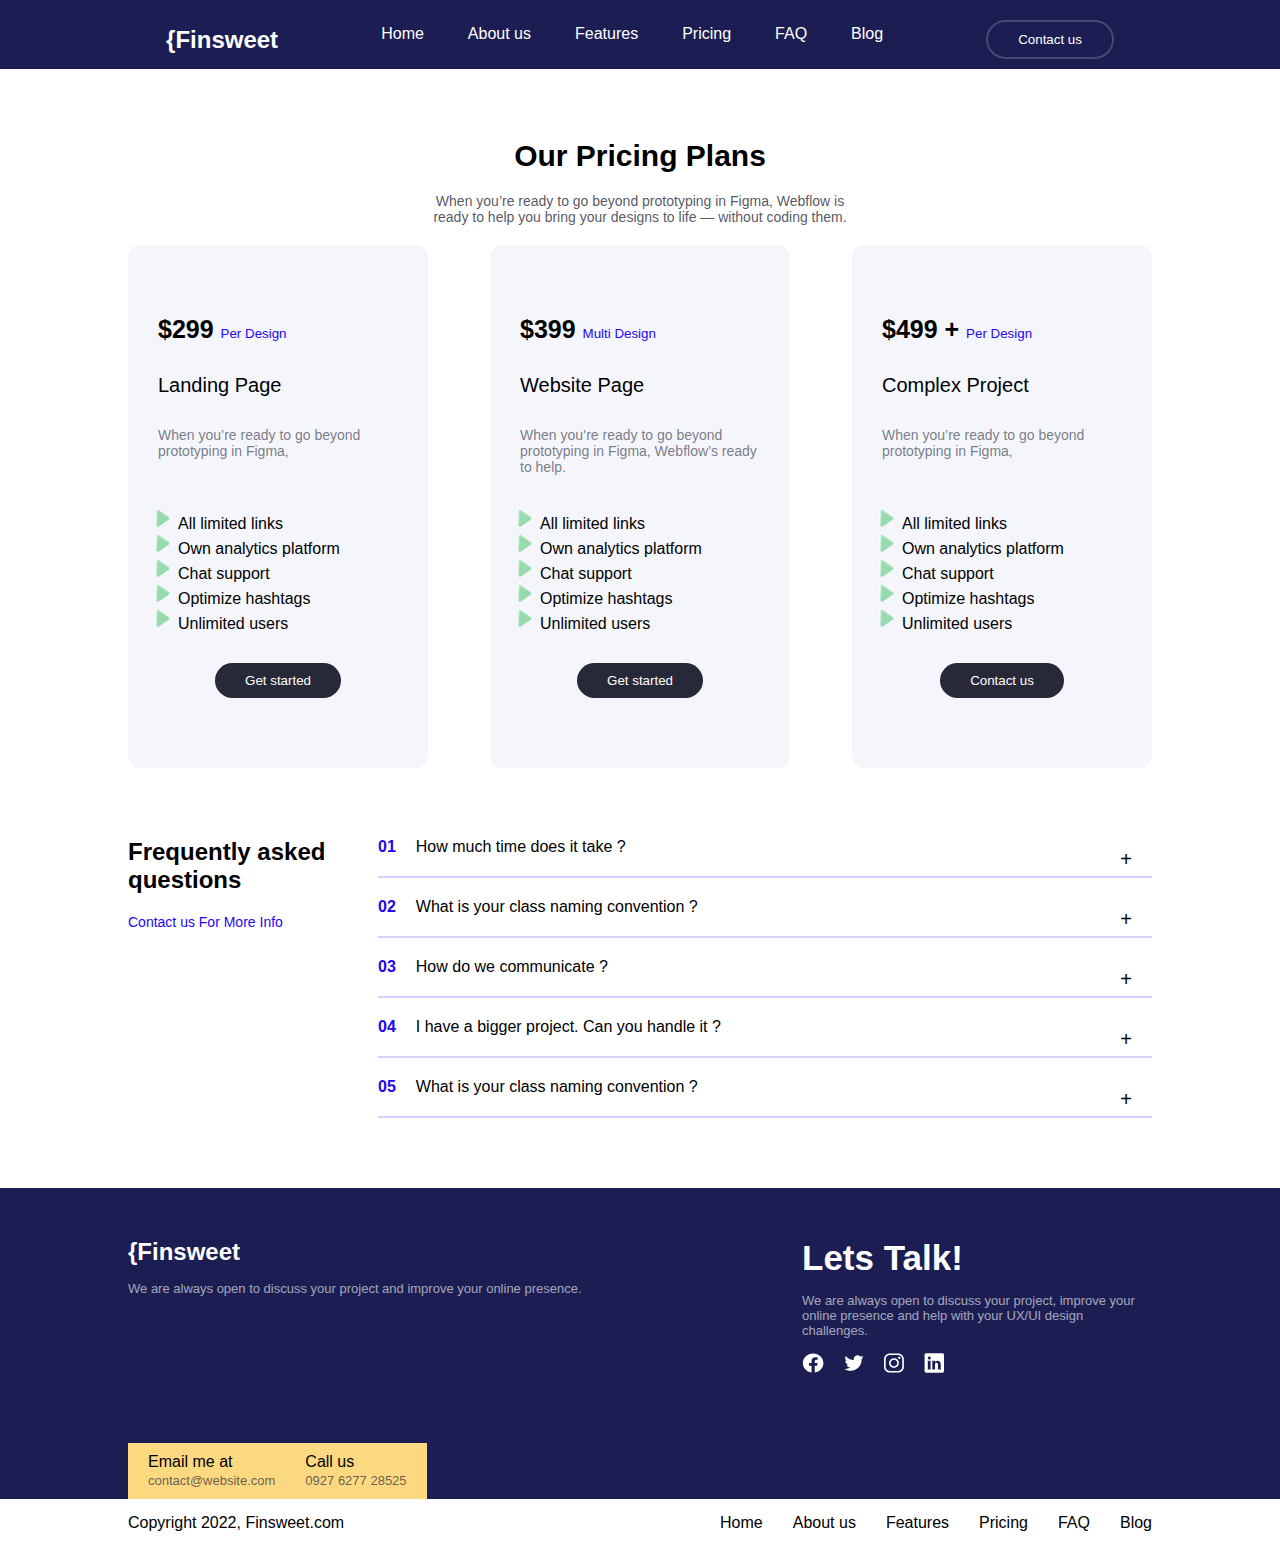
<file: index2.html>
<!DOCTYPE html>
<html lang="en">
<head>
    <meta charset="UTF-8">
    <meta name="viewport" content="width=device-width, initial-scale=1.0">
    <title>Document</title>
    <link rel="stylesheet" href="./style/style.css">
    <script defer src="./js/script.js"></script>
    <script defer src="./js/script1.js"></script>
</head>
<body>
    <mainContainer>
        <navbar>
            <div>
                <p class="menu">|||</p>
            <h2><a href="./index.html">{Finsweet</a></h2>
           <ul class="aside">
            <button class="pakel">X</button>
            <li><a href="./index.html">Home</a></li>
            <li> <a href="./index1.html">About us</a></li>
            <li> <a href="./index3.html">Features</a></li>
            <li><a href="./index2.html">Pricing</a></li>
            <li>FAQ</li>
            <li><a href="./index4.html">Blog</a></li>
           </ul>
           <button><a href="./index6.html">Contact us</a></button>
        </div>
        </navbar>
        <div class="pricing">
            <div>
            <h2>Our Pricing Plans</h2>
            <p>When you’re ready to go beyond prototyping in Figma, Webflow is ready to help you bring your designs to life — without coding them.</p>
        <div class="landing">
                <div class="page">
                    <div>
            <b> $299 </b>
            <small> Per Design</small>
        </div>
            <p>Landing Page </p>
            <span>When you’re ready to go beyond prototyping in Figma, </span>
            <ul>
                <li>All limited links</li>
                <li>Own analytics platform</li>
                <li>Chat support</li>
                <li>Optimize hashtags</li>
                <li>Unlimited users</li>
            </ul>
            <div class="button"><button>Get started</button></div>
        </div>
        <div class="page">
            <div>
            <b>$399 </b>
            <small> Multi Design</small>
        </div>
            <p>Website Page  </p>
            <span>When you’re ready to go beyond prototyping in Figma, Webflow’s ready to help. </span>
            <ul>
                <li>All limited links</li>
                <li>Own analytics platform</li>
                <li>Chat support</li>
                <li>Optimize hashtags</li>
                <li>Unlimited users</li>
            </ul>
            <div class="button"><button>Get started</button></div>

        </div>
        <div class="page">
            <div>
            <b>$499 + </b>
            <small> Per Design</small>
        </div>
            <p>Complex Project </p>
            <span>When you’re ready to go beyond prototyping in Figma,  </span>
            <ul>
                <li>All limited links</li>
                <li>Own analytics platform</li>
                <li>Chat support</li>
                <li>Optimize hashtags</li>
                <li>Unlimited users</li>
            </ul>
            <div class="button">
            <button>Contact us</button></div>

        </div>
            </div>
        </div></div>
        


        <div class="frequently">
            <div>
            <div class="questions">
                <h2>Frequently asked questions</h2>
                <p>Contact us For More Info</p>
            </div>
            <div class="howMuch">
                <div>
                    <div><span><b>01</b>How much time does it take ?</span><p>Lorem ipsum dolor sit amet, consectetur adipiscing elit, sed do eiusmod tempor incididunt ut labore et dolore magna aliqua.</p></div> 
                    <button class="plyus">+</button>
                </div>
                <div>
                    <div> <span><b>02</b>What is your class naming convention ?</span><p>Let’s talk about naming things when coding, why it matters, and how to get better at it. For the sake of simplicity, I will use the word “class” throughout this post to describe naming targets, but this doesn’t mean I’m excluding other entities like interfaces, enums, etc.</p></div> 
                    <button class="plyus">+</button>
                </div>
                <div>
                    <div><span><b>03</b>How do we communicate ?</span><p>We use communication every day in nearly every environment, including in the workplace. Whether you give a slight head nod in agreement or present information to a large group, communication is absolutely necessary when building relationships, sharing ideas, delegating responsibilities, managing a team and much more.</p> </div> 
                    <button class="plyus">+</button>
                </div>
                <div>
                    <div> <span><b>04</b>I have a bigger project. Can you handle it ?</span><p>Defining your primary goal can make it easier to plan your project and measure its success. As you define your goal, try asking yourself questions such as:</p></div> 
                    <button class="plyus">+</button>
                </div>
                <div>
                    <div> <span><b>05</b>What is your class naming convention ?</span><p>Naming conventions make programs more understandable by making them easier to read. They can also give information about the function of the identifier-for example, whether it's a constant, package, or class-which can be helpful in understanding the code.</p></div> 
                    <button class="plyus">+</button>
                </div>
            </div>
    </div>
    </div></div>







        <footer>
            <div>
                <div class="finsweet">
                    <h2><a href="./index.html">{Finsweet</a></h2>
                    <p>We are always open to discuss your project and improve your online presence.</p>

                </div>
                <div class="talk">
                    <h2>Lets Talk!</h2>
                    <p>We are always open to discuss your project, improve your online presence and help with your UX/UI design challenges.</p>
                    <div class="online">
                        <img src="./nkarner/Facebook.svg" alt="">
                        <img src="./nkarner/Twitter.svg" alt="">
                        <img src="./nkarner/Instagram.svg" alt="">
                        <img src="./nkarner/Linkdin.svg" alt="">
                    </div>
                </div>
                <div class="orange">
                    <div>
                        <p>Email me at</p>
                        <a href="mailto:contact@website.com">contact@website.com</a>
                    </div>
                    <div>
                        <p>Call us</p>
                        <a href="tel:+0927 6277 28525">0927 6277 28525</a>
                    </div>

                </div>
                
            </div>
        </footer>
        <div class="verj">
            <div>
            <p>Copyright 2022, Finsweet.com</p>
            <ul>
                <li><a href="./index.html">Home</a></li>
                <li><a href="./index1.html">About us</a></li>
                <li><a href="./index3.html">Features</a></li>
                <li><a href="./index2.html">Pricing</a></li>
                <li>FAQ</li>
                <li><a href="./index4.html">Blog</a></li>
            </ul>
        </div></div>

    </mainContainer>
    
</body>
</html>
</file>
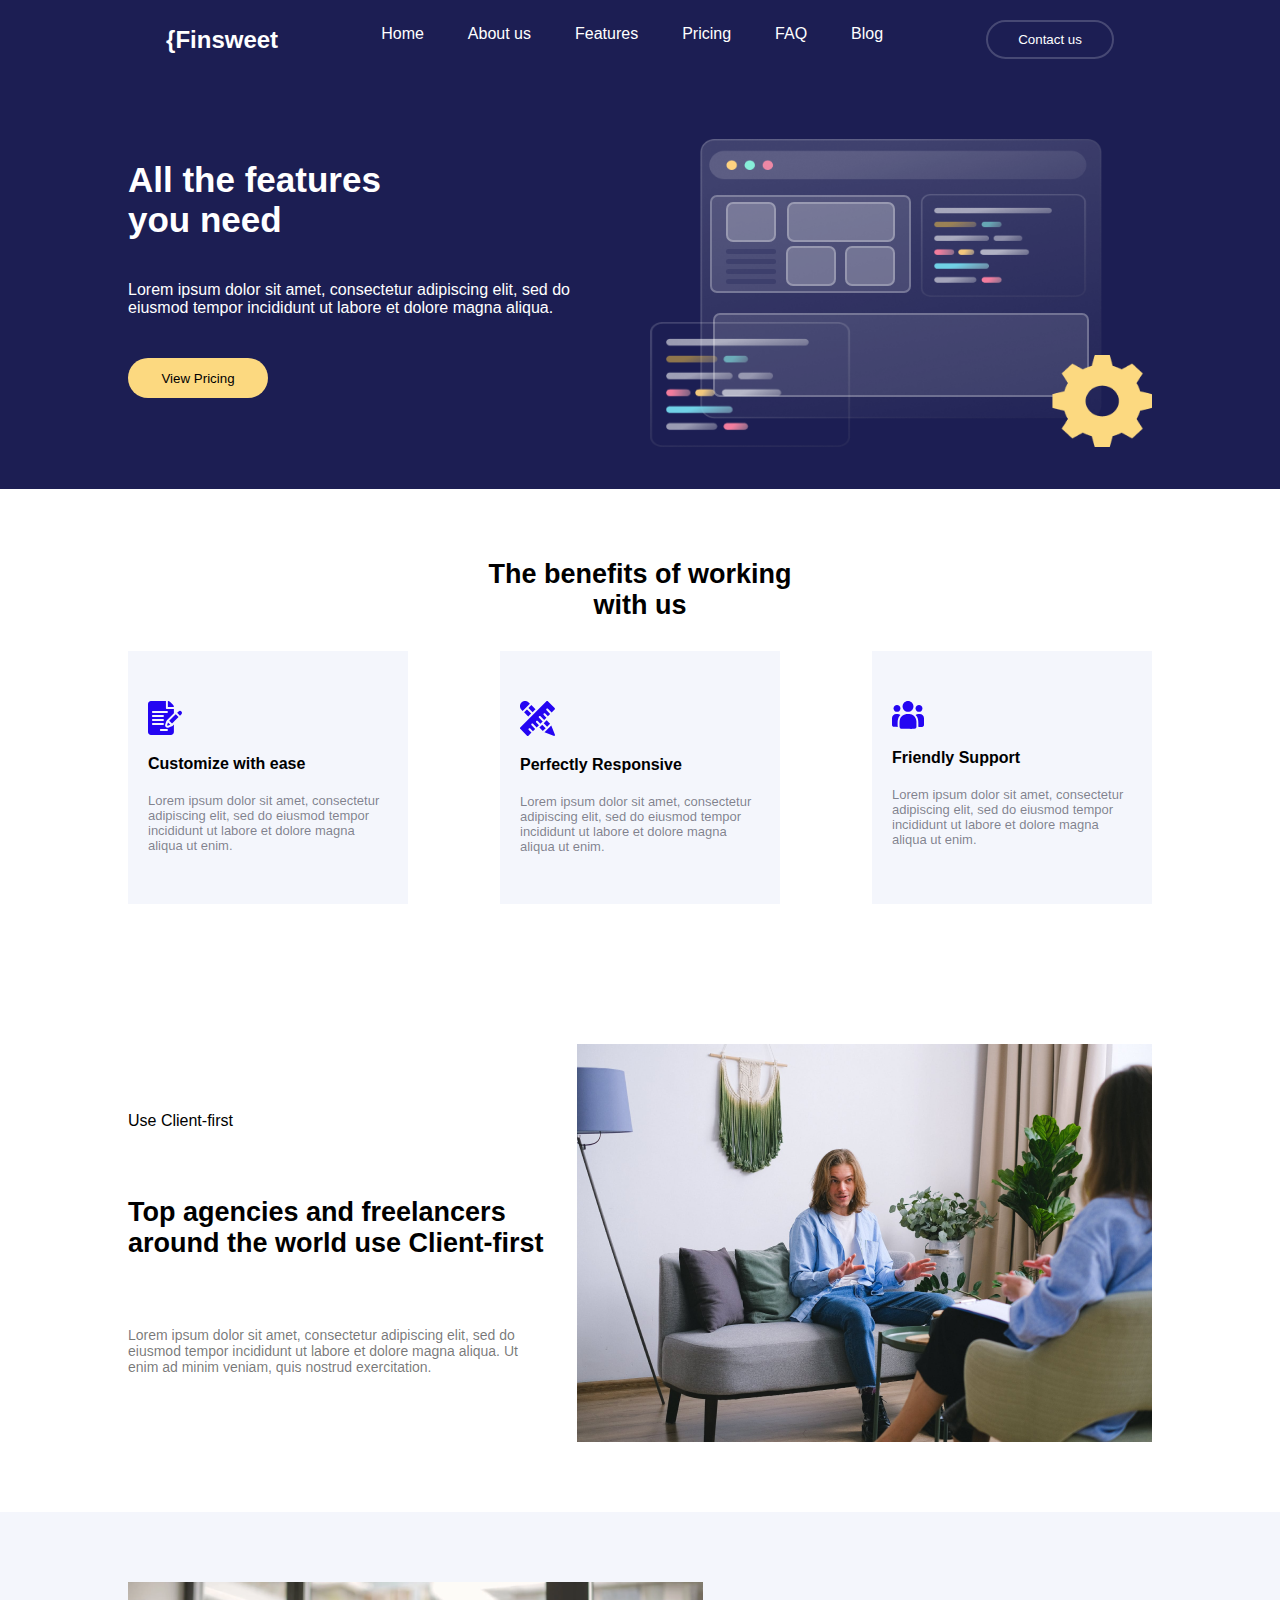
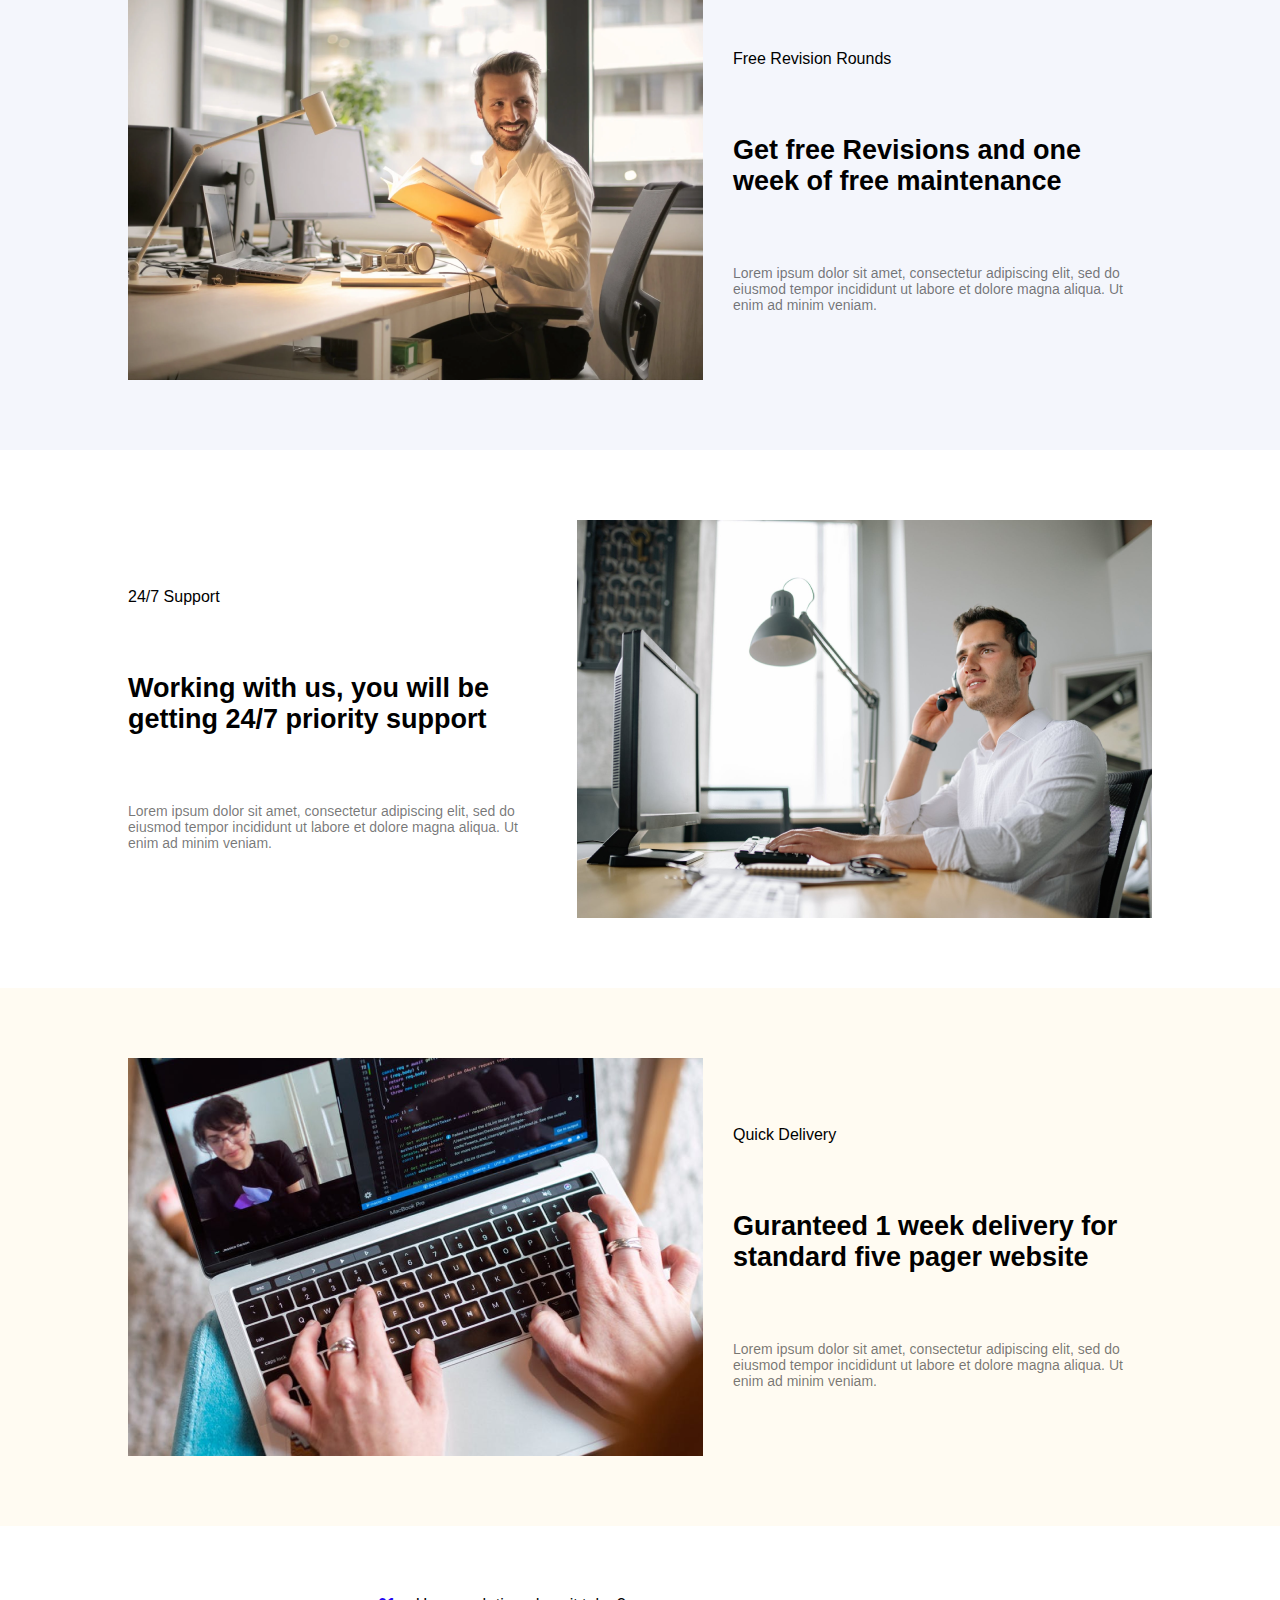
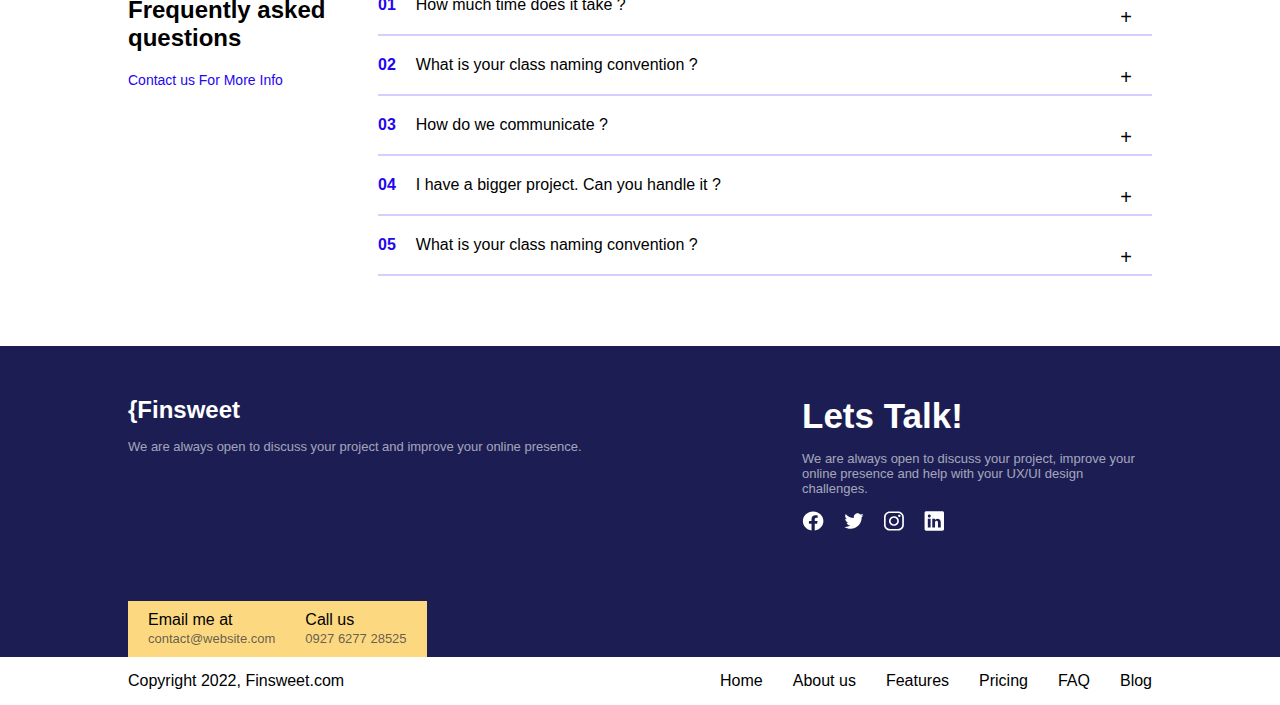
<file: index3.html>
<!DOCTYPE html>
<html lang="en">
<head>
    <meta charset="UTF-8">
    <meta name="viewport" content="width=device-width, initial-scale=1.0">
    <title>Document</title>
    <link rel="stylesheet" href="./style/style.css">
    <script defer src="./js/script.js"></script>
    <script defer src="./js/script1.js"></script>
</head>
<body>
    <mainContainer>
        <navbar>
            <div>
                <p class="menu">|||</p>
            <h2><a href="./index.html">{Finsweet</a></h2>
           <ul class="aside">
            <button class="pakel">X</button>
            <li><a href="./index.html">Home</a></li>
            <li> <a href="./index1.html">About us</a></li>
            <li> <a href="./index3.html">Features</a></li>
            <li><a href="./index2.html">Pricing</a></li>
            <li>FAQ</li>
            <li><a href="./index4.html">Blog</a></li>
           </ul>
           <button><a href="./index6.html">Contact us</a></button>
        </div>
        </navbar>

        <div class="features">
            <div>
                <div class="youNeed">
            <h2>All the features you need</h2>
            <p>Lorem ipsum dolor sit amet, consectetur adipiscing elit, sed do eiusmod tempor incididunt ut labore et dolore magna aliqua.</p>
            <button> <a href="./index2.html">View Pricing</a></button>
</div>
<div class="nkar">
    <img class="mejtex" src="./nkarner/Illustration.png" alt="">
    <img class="ajkoxm" src="./nkarner/Fill 1.png" alt="">
    <img class="dzaxkoxm" src="./nkarner/Group 2535.png" alt="">
    <div class="img">
        <div class="qarakusi1"></div>
        <div class="qarakusi4"></div>
        <div class="qarakusi5">
            <div class="tox"></div>
            <div class="tox"></div>
            <div class="tox"></div>
            <div class="tox"></div>
        </div>
        <div class="qarakusi2"></div>
        <div class="qarakusi3"></div>
    </div>
    <div class="uxxankyun"></div>

</div>


        </div></div>

        <div class="benefits">
            <div>
            <div class="working">
                <h2>The benefits of working with us</h2>
            </div>
            <div class="cards">
                <div class="card">
                    <svg xmlns="http://www.w3.org/2000/svg" width="34" height="34" viewBox="0 0 34 34" fill="none">
                        <path d="M25.866 5.80537C25.866 5.0077 25.5547 4.25677 24.9905 3.69259L22.1734 0.8755C21.6171 0.319082 20.8273 0 20.0413 0H19.8701V5.97656H25.8661L25.866 5.80537Z" fill="#2405F2"/>
                        <path d="M18.1911 20.5552C18.3818 19.9764 18.7145 19.4375 19.1483 19.0008L25.8927 12.2836V7.96875H18.8934C18.3429 7.96875 17.9297 7.52323 17.9297 6.97266V0H2.98828C1.34048 0 0 1.34048 0 2.98828V31.0117C0 32.6595 1.34048 34 2.98828 34H22.8778C24.5256 34 25.8927 32.6595 25.8927 31.0117V23.5775L24.798 24.6455C24.3545 25.0852 23.8351 25.4052 23.2494 25.6008L20.0822 26.6582L19.5997 26.6845C18.802 26.6845 18.0472 26.2963 17.5783 25.6466C17.1134 24.9997 16.9869 24.1612 17.2398 23.4034L18.1911 20.5552ZM4.98047 17.9297H14.9091C15.4596 17.9297 15.9052 18.3752 15.9052 18.9258C15.9052 19.4764 15.4596 19.9219 14.9091 19.9219H4.98047C4.42989 19.9219 3.98438 19.4764 3.98438 18.9258C3.98438 18.3752 4.42989 17.9297 4.98047 17.9297ZM3.98438 14.9414C3.98438 14.3908 4.42989 13.9453 4.98047 13.9453H14.9091C15.4596 13.9453 15.9052 14.3908 15.9052 14.9414C15.9052 15.492 15.4596 15.9375 14.9091 15.9375H4.98047C4.42989 15.9375 3.98438 15.492 3.98438 14.9414ZM3.98438 22.9102C3.98438 22.3596 4.42989 21.9141 4.98047 21.9141H14.9091C15.4596 21.9141 15.9052 22.3596 15.9052 22.9102C15.9052 23.4607 15.4596 23.9062 14.9091 23.9062H4.98047C4.42989 23.9062 3.98438 23.4607 3.98438 22.9102ZM18.8934 27.8906C19.444 27.8906 19.8895 28.3361 19.8895 28.8867C19.8895 29.4373 19.4441 29.8828 18.8934 29.8828H12.9169C12.3663 29.8828 11.9208 29.4373 11.9208 28.8867C11.9208 28.3361 12.3663 27.8906 12.9169 27.8906H18.8934ZM4.98047 11.9531C4.42989 11.9531 3.98438 11.5076 3.98438 10.957C3.98438 10.4065 4.42989 9.96094 4.98047 9.96094H18.8934C19.444 9.96094 19.8895 10.4065 19.8895 10.957C19.8895 11.5076 19.444 11.9531 18.8934 11.9531H4.98047Z" fill="#2405F2"/>
                        <path d="M19.9956 21.4365L19.129 24.0364C18.9991 24.4259 19.3697 24.7964 19.7592 24.6663L22.3575 23.7985L19.9956 21.4365Z" fill="#2405F2"/>
                        <path d="M27.7321 13.2354L21.1719 19.7956L24.0011 22.6248C25.4838 21.1418 28.3689 18.2564 30.561 16.0643L27.7321 13.2354Z" fill="#2405F2"/>
                        <path d="M33.4149 10.3777C33.0648 10.0256 32.5492 9.82422 32.0025 9.82422C31.4557 9.82422 30.9402 10.0256 30.5881 10.3787L29.1406 11.8262L31.9694 14.6549C32.7618 13.8624 33.3095 13.3147 33.417 13.2074C34.1951 12.4281 34.195 11.1588 33.4149 10.3777Z" fill="#2405F2"/>
                        </svg>
                        <h4>Customize with ease</h4>
                        <p>Lorem ipsum dolor sit amet, consectetur adipiscing elit, sed do eiusmod tempor incididunt ut labore et dolore magna aliqua ut enim. </p>
                </div>
                
                <div class="card">
                    <svg xmlns="http://www.w3.org/2000/svg" width="35" height="35" viewBox="0 0 35 35" fill="none">
                        <g clip-path="url(#clip0_757_976)">
                        <path d="M2.64172 9.89299L9.89237 2.64235L8.68379 1.43377C6.68481 -0.565208 3.43213 -0.565208 1.43341 1.43404C0.464898 2.40229 -0.0683594 3.68964 -0.0683594 5.05923C-0.0683594 6.42856 0.464898 7.71617 1.43341 8.68442L2.64172 9.89299Z" fill="#2405F2"/>
                        <path d="M4.0918 11.3426L6.992 8.44238L11.1478 12.5982L8.24757 15.4984L4.0918 11.3426Z" fill="#2405F2"/>
                        <path d="M8.44238 6.992L11.3426 4.0918L15.4984 8.24731L12.5982 11.1475L8.44238 6.992Z" fill="#2405F2"/>
                        <path d="M24.9643 30.764C24.9643 30.7643 24.9643 30.7643 24.964 30.7643L24.4863 31.2423L33.5261 34.8581C33.6494 34.9075 33.7784 34.9315 33.9066 34.9315C34.1736 34.9315 34.4358 34.8271 34.6318 34.6311C34.9218 34.3411 35.011 33.9061 34.8588 33.5251L31.243 24.4854L24.9643 30.764Z" fill="#2405F2"/>
                        <path d="M19.3652 26.615L22.2654 23.7148L25.6888 27.1384L22.7886 30.0386L19.3652 26.615Z" fill="#2405F2"/>
                        <path d="M23.7148 22.2657L26.615 19.3652L30.0386 22.7888L27.1384 25.689L23.7148 22.2657Z" fill="#2405F2"/>
                        <path d="M8.80609 27.5075C8.40555 27.9078 8.40555 28.5572 8.80609 28.9575L11.4646 31.616L8.44934 34.6313C8.04907 35.0318 7.39965 35.0318 6.99937 34.6313L0.232049 27.864C-0.168495 27.4637 -0.168495 26.8143 0.232049 26.414L26.414 0.232049C26.8143 -0.168495 27.4637 -0.168495 27.864 0.232049L34.6313 6.99911C34.8316 7.19938 34.9317 7.46187 34.9317 7.72436C34.9317 7.98658 34.8316 8.24907 34.6313 8.44934L31.616 11.4646L27.9908 7.83918C27.5903 7.43864 26.9411 7.43864 26.5406 7.83918C26.1403 8.23973 26.1403 8.88887 26.5406 9.28942L30.1658 12.9146L27.8757 15.2049L25.2172 12.5461C24.8169 12.1458 24.1675 12.1458 23.7669 12.5461C23.3667 12.9467 23.3667 13.5958 23.7669 13.9963L26.4255 16.6549L24.1354 18.9452L20.5103 15.3197C20.1097 14.9195 19.4606 14.9195 19.06 15.3197C18.6597 15.7203 18.6597 16.3694 19.06 16.77L22.6852 20.3952L20.3952 22.6855L17.7366 20.0269C17.3361 19.6264 16.6869 19.6264 16.2864 20.0269C15.8861 20.4272 15.8861 21.0764 16.2864 21.4769L18.9449 24.1354L16.6549 26.4258L13.0297 22.8003C12.6292 22.4 11.98 22.4 11.5795 22.8003C11.1792 23.2008 11.1792 23.85 11.5795 24.2505L15.2047 27.8757L12.9146 30.166L10.2561 27.5075C9.85579 27.107 9.20637 27.107 8.80609 27.5075Z" fill="#2405F2"/>
                        </g>
                        </svg>
                        <h4>Perfectly Responsive</h4>
                        <p>Lorem ipsum dolor sit amet, consectetur adipiscing elit, sed do eiusmod tempor incididunt ut labore et dolore magna aliqua ut enim. </p>
                </div>
                <div class="card">
                    <svg xmlns="http://www.w3.org/2000/svg" width="32" height="28" viewBox="0 0 32 28" fill="none">
                        <path d="M16 10.8749C19.003 10.8749 21.4374 8.44047 21.4374 5.43745C21.4374 2.43443 19.003 0 16 0C12.9969 0 10.5625 2.43443 10.5625 5.43745C10.5625 8.44047 12.9969 10.8749 16 10.8749Z" fill="#2405F2"/>
                        <path d="M27 10.8749C28.8984 10.8749 30.4374 9.33593 30.4374 7.43747C30.4374 5.53901 28.8984 4 27 4C25.1015 4 23.5625 5.53901 23.5625 7.43747C23.5625 9.33593 25.1015 10.8749 27 10.8749Z" fill="#2405F2"/>
                        <path d="M4.99997 10.8749C6.89843 10.8749 8.43744 9.33593 8.43744 7.43747C8.43744 5.53901 6.89843 4 4.99997 4C3.10151 4 1.5625 5.53901 1.5625 7.43747C1.5625 9.33593 3.10151 10.8749 4.99997 10.8749Z" fill="#2405F2"/>
                        <path d="M8.3868 13.9615C7.03369 12.8528 5.80826 12.9996 4.24371 12.9996C1.90373 12.9996 0 14.8921 0 17.2177V24.0432C0 25.0532 0.824368 25.8745 1.83811 25.8745C6.21469 25.8745 5.68745 25.9537 5.68745 25.6857C5.68745 20.8491 5.11458 17.3022 8.3868 13.9615Z" fill="#2405F2"/>
                        <path d="M17.4882 13.0249C14.7555 12.797 12.3802 13.0275 10.3314 14.7187C6.90288 17.4649 7.56268 21.1625 7.56268 25.6861C7.56268 26.8829 8.53642 27.8748 9.75141 27.8748C22.9439 27.8748 23.469 28.3003 24.2513 26.5679C24.5078 25.9821 24.4375 26.1682 24.4375 20.5636C24.4375 16.112 20.583 13.0249 17.4882 13.0249Z" fill="#2405F2"/>
                        <path d="M27.7564 13.0004C26.1833 13.0004 24.9646 12.8552 23.6133 13.9623C26.8611 17.2783 26.3126 20.5832 26.3126 25.6865C26.3126 25.9562 25.8749 25.8753 30.0963 25.8753C31.1463 25.8753 32.0001 25.0247 32.0001 23.9791V17.2185C32.0001 14.8929 30.0963 13.0004 27.7564 13.0004Z" fill="#2405F2"/>
                        </svg>
                    <h4>Friendly Support</h4>
                    <p>Lorem ipsum dolor sit amet, consectetur adipiscing elit, sed do eiusmod tempor incididunt ut labore et dolore magna aliqua ut enim. </p>
                </div>
            </div>
        
        </div>
        </div>

        <div class="first">
            <div>
            <div class="use">
                <span>Use Client-first</span>
                <h2>Top agencies and freelancers around the world use Client-first </h2>
                <p>Lorem ipsum dolor sit amet, consectetur adipiscing elit, sed do eiusmod tempor incididunt ut labore et dolore magna aliqua. Ut enim ad minim veniam, quis nostrud exercitation.</p>

            </div>
            <img src="./nkarner/man-explaining-problems-to-faceless-psychologist-7176030.png" alt="">
        </div></div>
        <div class="first1">
            <div>
                <img src="./nkarner/photo-of-man-holding-a-book-927022.png" alt="">
            <div class="use">
                <span>Free Revision Rounds</span>
                <h2>Get free Revisions and one week of free maintenance </h2>
                <p>Lorem ipsum dolor sit amet, consectetur adipiscing elit, sed do eiusmod tempor incididunt ut labore et dolore magna aliqua. Ut enim ad minim veniam.</p>

            </div>
        </div></div>
        <div class="first">
            <div>
            <div class="use">
                <span>24/7 Support</span>
                <h2>Working with us, you will be getting 24/7 priority support</h2>
                <p>Lorem ipsum dolor sit amet, consectetur adipiscing elit, sed do eiusmod tempor incididunt ut labore et dolore magna aliqua. Ut enim ad minim veniam.</p>

            </div>
            <img src="./nkarner/a-man-working-in-a-call-center-8867431.png" alt="">
        </div></div>
        <div class="first2">
            <div>
                <img src="./nkarner/person-using-macbook-pro-3861964.png" alt="">
            <div class="use">
                <span>Quick Delivery</span>
                <h2>Guranteed 1 week delivery for standard five pager website </h2>
                <p>Lorem ipsum dolor sit amet, consectetur adipiscing elit, sed do eiusmod tempor incididunt ut labore et dolore magna aliqua. Ut enim ad minim veniam.</p>

            </div>
        </div></div>







        <div class="frequently">
            <div>
            <div class="questions">
                <h2>Frequently asked questions</h2>
                <p>Contact us For More Info</p>
            </div>
        <div class="howMuch">
        <div>
            <div><span><b>01</b>How much time does it take ?</span><p>Lorem ipsum dolor sit amet, consectetur adipiscing elit, sed do eiusmod tempor incididunt ut labore et dolore magna aliqua.</p></div> 
            <button class="plyus">+</button>
        </div>
        <div>
            <div> <span><b>02</b>What is your class naming convention ?</span><p>Let’s talk about naming things when coding, why it matters, and how to get better at it. For the sake of simplicity, I will use the word “class” throughout this post to describe naming targets, but this doesn’t mean I’m excluding other entities like interfaces, enums, etc.</p></div> 
            <button class="plyus">+</button>
        </div>
        <div>
            <div><span><b>03</b>How do we communicate ?</span><p>We use communication every day in nearly every environment, including in the workplace. Whether you give a slight head nod in agreement or present information to a large group, communication is absolutely necessary when building relationships, sharing ideas, delegating responsibilities, managing a team and much more.</p> </div> 
            <button class="plyus">+</button>
        </div>
        <div>
            <div> <span><b>04</b>I have a bigger project. Can you handle it ?</span><p>Defining your primary goal can make it easier to plan your project and measure its success. As you define your goal, try asking yourself questions such as:</p></div> 
            <button class="plyus">+</button>
        </div>
        <div>
            <div> <span><b>05</b>What is your class naming convention ?</span><p>Naming conventions make programs more understandable by making them easier to read. They can also give information about the function of the identifier-for example, whether it's a constant, package, or class-which can be helpful in understanding the code.</p></div> 
            <button class="plyus">+</button>
        </div>
    </div>
    </div></div>







        <footer>
            <div>
                <div class="finsweet">
                    <h2><a href="./index.html">{Finsweet</a></h2>
                    <p>We are always open to discuss your project and improve your online presence.</p>

                </div>
                <div class="talk">
                    <h2>Lets Talk!</h2>
                    <p>We are always open to discuss your project, improve your online presence and help with your UX/UI design challenges.</p>
                    <div class="online">
                        <img src="./nkarner/Facebook.svg" alt="">
                        <img src="./nkarner/Twitter.svg" alt="">
                        <img src="./nkarner/Instagram.svg" alt="">
                        <img src="./nkarner/Linkdin.svg" alt="">
                    </div>
                </div>
                <div class="orange">
                    <div>
                        <p>Email me at</p>
                        <a href="mailto:contact@website.com">contact@website.com</a>
                    </div>
                    <div>
                        <p>Call us</p>
                        <a href="tel:+0927 6277 28525">0927 6277 28525</a>
                    </div>

                </div>
                
            </div>
        </footer>
        <div class="verj">
            <div>
            <p>Copyright 2022, Finsweet.com</p>
            <ul>
                <li><a href="./index.html">Home</a></li>
                <li><a href="./index1.html">About us</a></li>
                <li><a href="./index3.html">Features</a></li>
                <li><a href="./index2.html">Pricing</a></li>
                <li>FAQ</li>
                <li><a href="./index4.html">Blog</a></li>
            </ul>
        </div></div>

    </mainContainer>
    
</body>
</html>
</file>
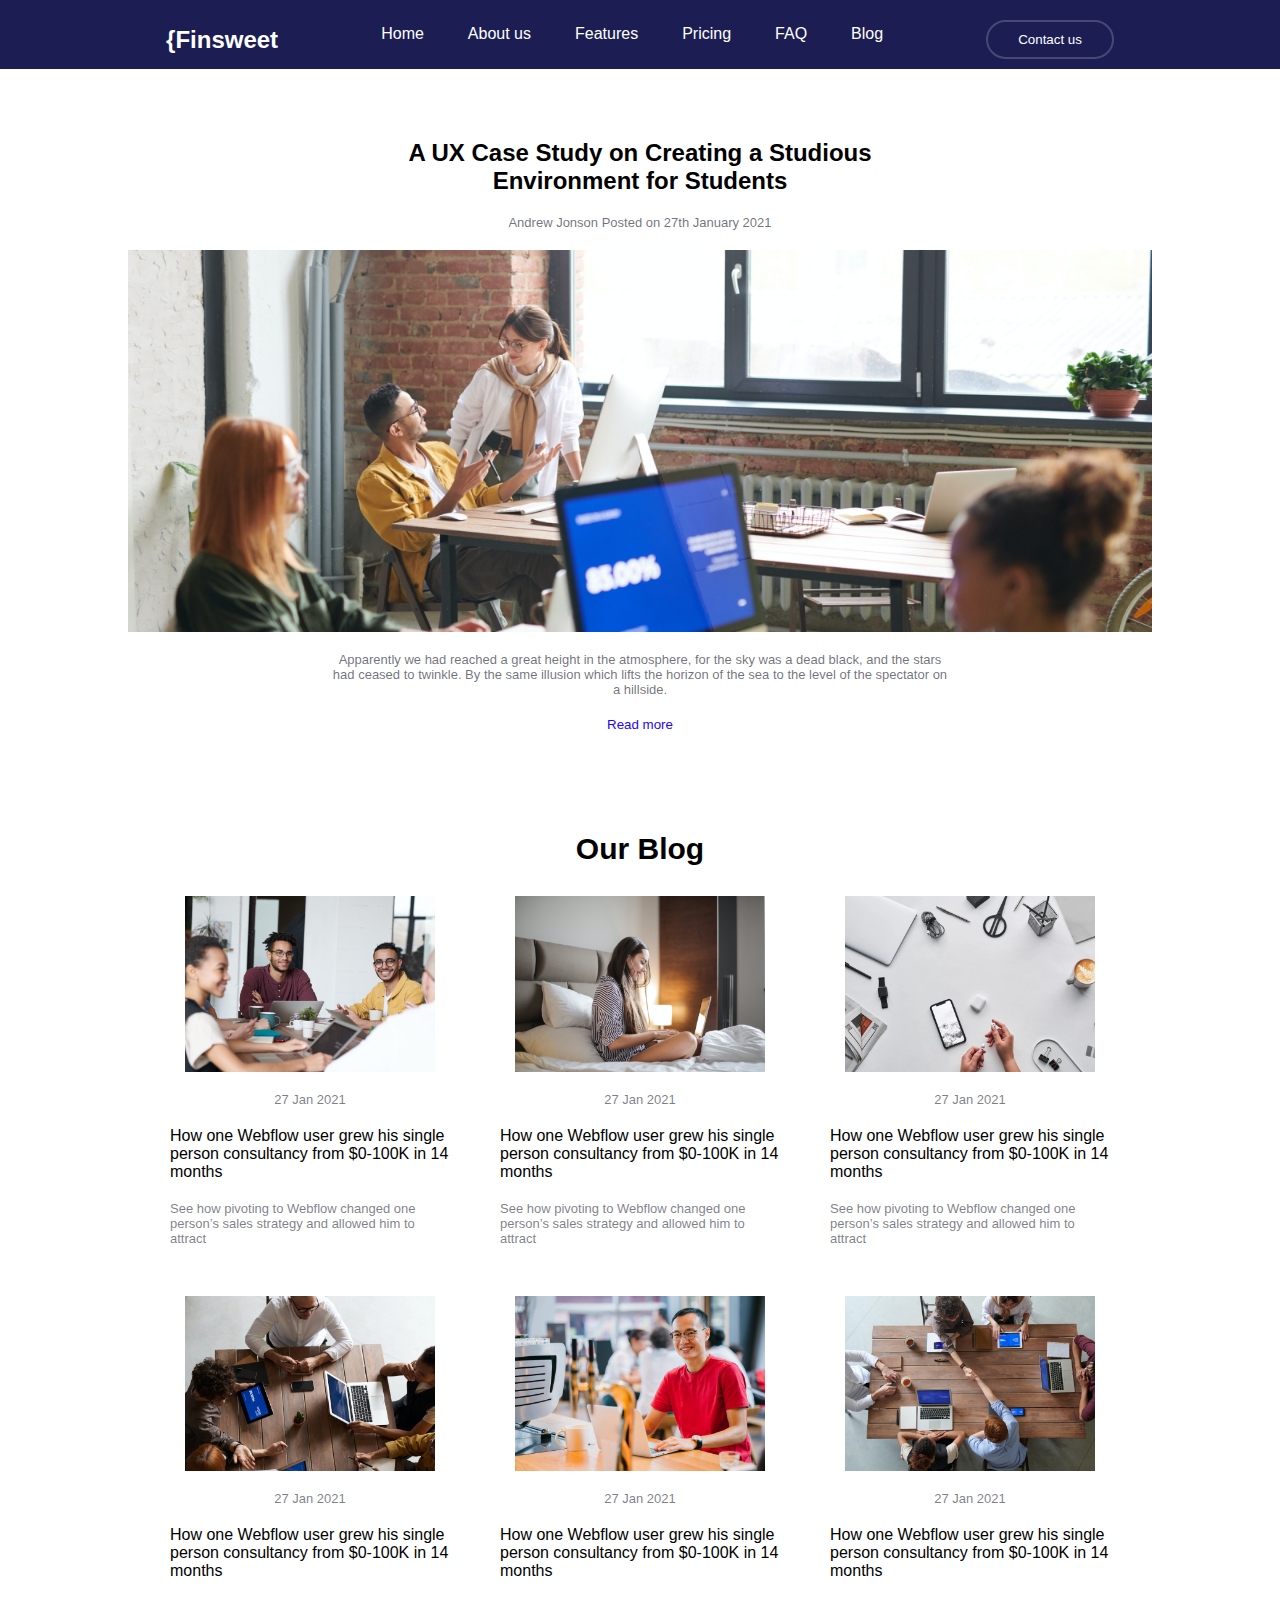
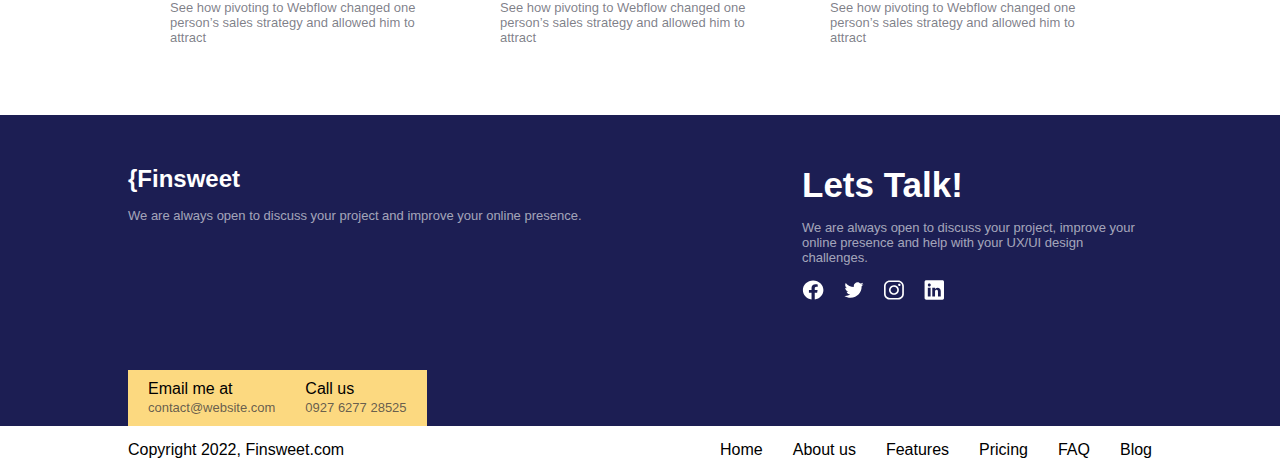
<file: index4.html>
<!DOCTYPE html>
<html lang="en">
<head>
    <meta charset="UTF-8">
    <meta name="viewport" content="width=device-width, initial-scale=1.0">
    <title>Document</title>
    <link rel="stylesheet" href="./style/style.css">
    <script defer src="./js/script.js"></script>
</head>
<body>
    <mainContainer>
        <navbar>
            <div>
                <p class="menu">|||</p>
            <h2><a href="./index.html">{Finsweet</a></h2>
           <ul class="aside">
            <button class="pakel">X</button>
            <li><a href="./index.html">Home</a></li>
            <li> <a href="./index1.html">About us</a></li>
            <li> <a href="./index3.html">Features</a></li>
            <li><a href="./index2.html">Pricing</a></li>
            <li>FAQ</li>
            <li><a href="./index4.html">Blog</a></li>
           </ul>
           <button><a href="./index6.html">Contact us</a></button>
        </div>
        </navbar>
<div class="blog">
    <div>
        <div class="students">
            <h2>A UX Case Study on Creating a Studious Environment for Students</h2>
            <p>Andrew Jonson Posted on 27th January 2021</p>
            <img src="./nkarner/people-working-in-front-of-computer-3182763.png" alt="">
            <p>Apparently we had reached a great height in the atmosphere, for the sky was a dead black, and the stars had ceased to twinkle. By the same illusion which lifts the horizon of the sea to the level of the spectator on a hillside.</p>
            <button><a href="./index5.html">Read more</a></button>
        </div>
        <div class="ourBlog">
            <h2>Our Blog</h2>
            <div>
                <div>
                    <img src="./nkarner/photo-of-people-using-laptops-3182833.png" alt="">
                    <span>27 Jan 2021</span>
                    <p>How one Webflow user grew his single person consultancy from $0-100K in 14 months</p>
                    <span>See how pivoting to Webflow changed one person’s sales strategy and allowed him to attract</span>
                </div>
                <div>
                    <img src="./nkarner/side-view-photo-of-smiling-woman-in-a-black-and-white-striped-top-sitting-on-a-bed-while-using-a-laptop-3765035.png" alt="">
                    <span>27 Jan 2021</span>
                    <p>How one Webflow user grew his single person consultancy from $0-100K in 14 months</p>
                    <span>See how pivoting to Webflow changed one person’s sales strategy and allowed him to attract</span>
                </div>
                <div>
                    <img src="./nkarner/top-view-photo-of-person-holding-earphones-3183198.png" alt="">
                    <span>27 Jan 2021</span>
                    <p>How one Webflow user grew his single person consultancy from $0-100K in 14 months</p>
                    <span>See how pivoting to Webflow changed one person’s sales strategy and allowed him to attract</span>
                </div>
                <div>
                    <img src="./nkarner/top-view-photo-of-people-having-a-meeting-3182822.png" alt="">
                    <span>27 Jan 2021</span>
                    <p>How one Webflow user grew his single person consultancy from $0-100K in 14 months</p>
                    <span>See how pivoting to Webflow changed one person’s sales strategy and allowed him to attract</span>
                </div>
                <div>
                    <img src="./nkarner/man-wearing-red-crew-neck-shirt-1125028.png" alt="">
                    <span>27 Jan 2021</span>
                    <p>How one Webflow user grew his single person consultancy from $0-100K in 14 months</p>
                    <span>See how pivoting to Webflow changed one person’s sales strategy and allowed him to attract</span>
                </div>
                <div>
                    <img src="./nkarner/group-of-person-sitting-indoors-3184306.png" alt="">
                    <span>27 Jan 2021</span>
                    <p>How one Webflow user grew his single person consultancy from $0-100K in 14 months</p>
                    <span>See how pivoting to Webflow changed one person’s sales strategy and allowed him to attract</span>
                </div>
            </div>
        </div>
        
        
    </div>
</div>




        <footer>
            <div>
                <div class="finsweet">
                    <h2><a href="./index.html">{Finsweet</a></h2>
                    <p>We are always open to discuss your project and improve your online presence.</p>

                </div>
                <div class="talk">
                    <h2>Lets Talk!</h2>
                    <p>We are always open to discuss your project, improve your online presence and help with your UX/UI design challenges.</p>
                    <div class="online">
                        <img src="./nkarner/Facebook.svg" alt="">
                        <img src="./nkarner/Twitter.svg" alt="">
                        <img src="./nkarner/Instagram.svg" alt="">
                        <img src="./nkarner/Linkdin.svg" alt="">
                    </div>
                </div>
                <div class="orange">
                    <div>
                        <p>Email me at</p>
                        <a href="mailto:contact@website.com">contact@website.com</a>
                    </div>
                    <div>
                        <p>Call us</p>
                        <a href="tel:+0927 6277 28525">0927 6277 28525</a>
                    </div>

                </div>
                
            </div>
        </footer>
        <div class="verj">
            <div>
            <p>Copyright 2022, Finsweet.com</p>
            <ul>
                <li><a href="./index.html">Home</a></li>
                <li><a href="./index1.html">About us</a></li>
                <li><a href="./index3.html">Features</a></li>
                <li><a href="./index2.html">Pricing</a></li>
                <li>FAQ</li>
                <li><a href="./index4.html">Blog</a></li>
            </ul>
        </div></div>


    </mainContainer>

</body>
</html>
</file>
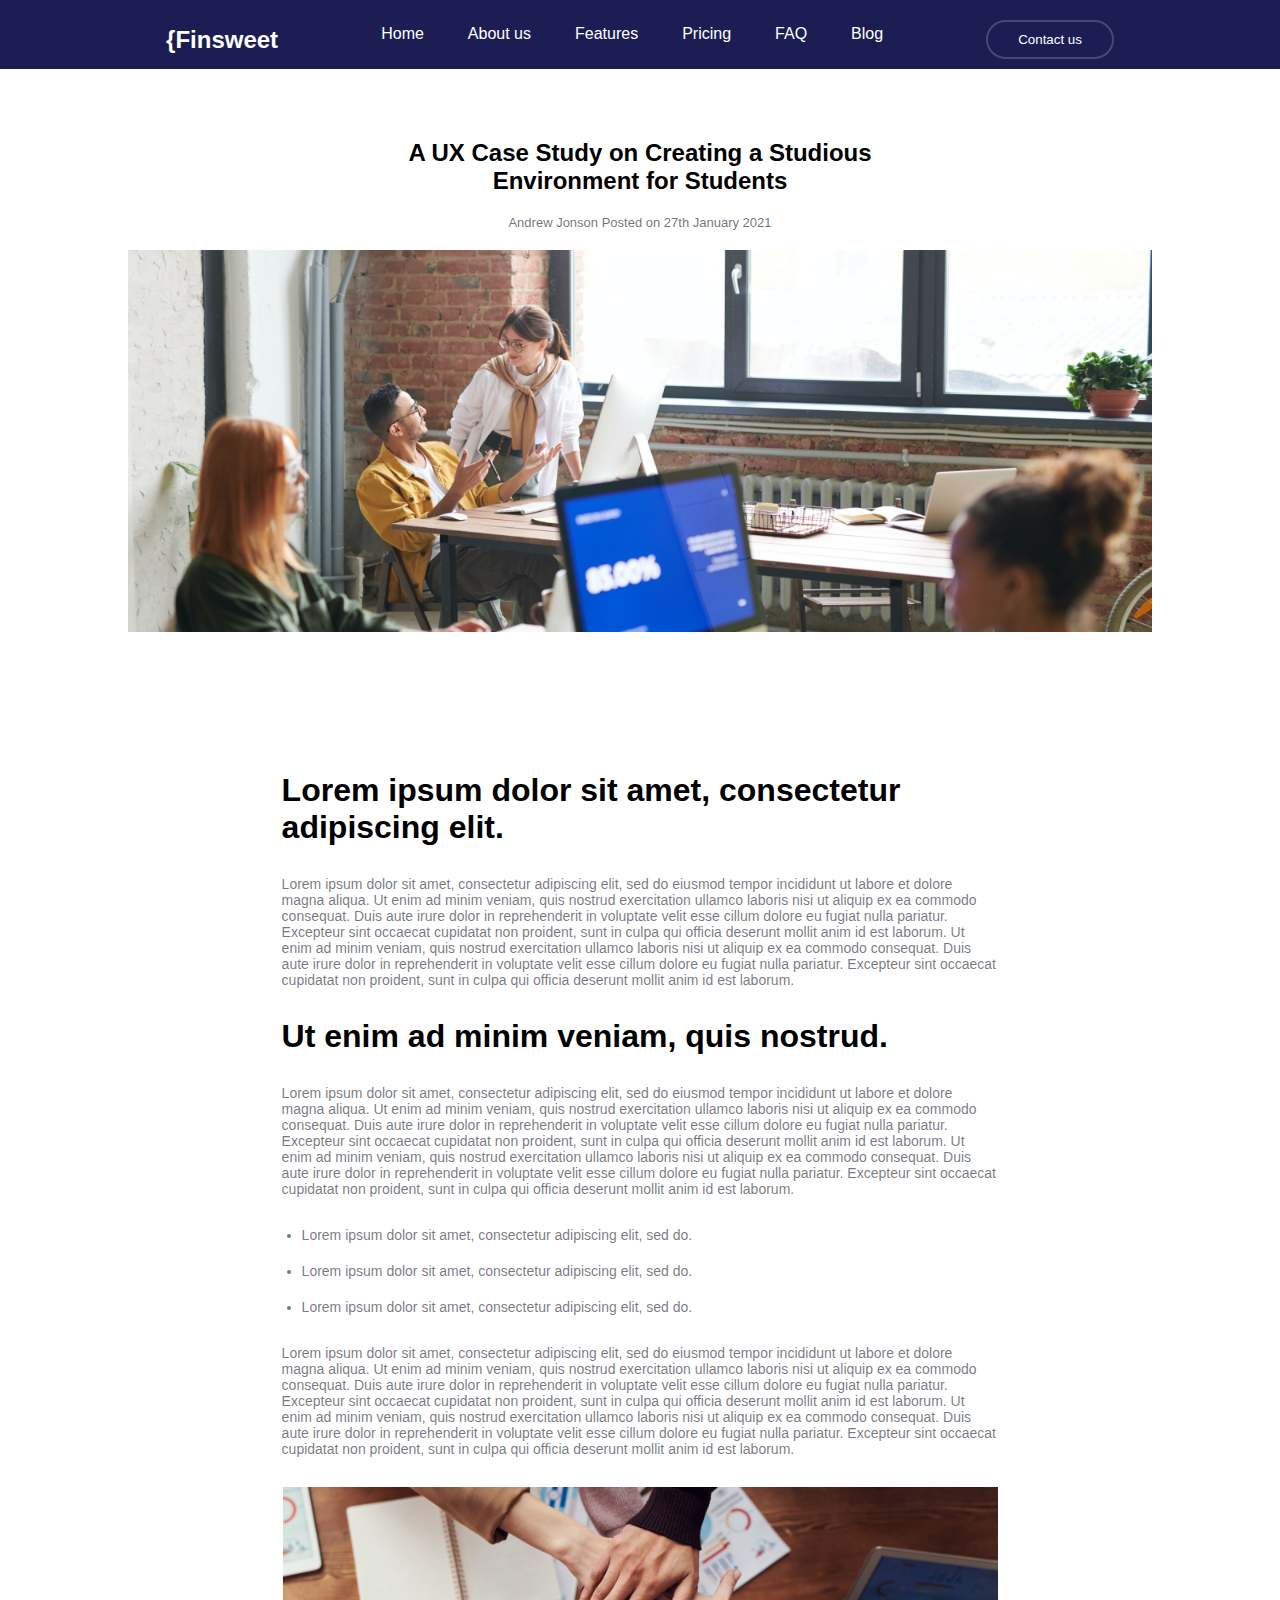
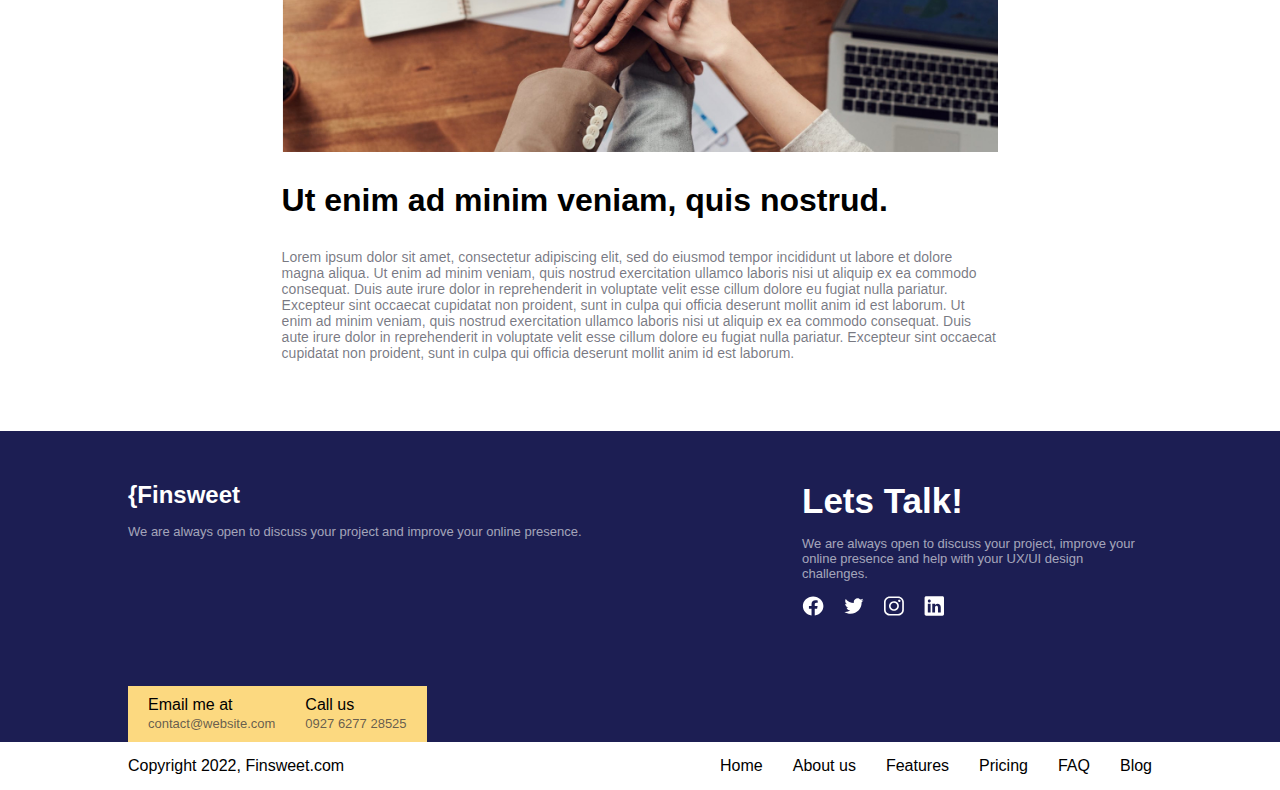
<file: index5.html>
<!DOCTYPE html>
<html lang="en">
<head>
    <meta charset="UTF-8">
    <meta name="viewport" content="width=device-width, initial-scale=1.0">
    <title>Document</title>
    <link rel="stylesheet" href="./style/style.css">
    <script defer src="./js/script.js"></script>
</head>
<body>
    <mainContainer>
        <navbar>
            <div>
                <p class="menu">|||</p>
            <h2><a href="./index.html">{Finsweet</a></h2>
           <ul class="aside">
            <button class="pakel">X</button>
            <li><a href="./index.html">Home</a></li>
            <li> <a href="./index1.html">About us</a></li>
            <li> <a href="./index3.html">Features</a></li>
            <li><a href="./index2.html">Pricing</a></li>
            <li>FAQ</li>
            <li><a href="./index4.html">Blog</a></li>
           </ul>
           <button><a href="./index6.html">Contact us</a></button>
        </div>
        </navbar>
<div class="blog">
    <div>
        <div class="students">
            <h2>A UX Case Study on Creating a Studious Environment for Students</h2>
            <p>Andrew Jonson Posted on 27th January 2021</p>
            <img src="./nkarner/people-working-in-front-of-computer-3182763.png" alt="">
        </div>
        <div class="lorem">
            <h2>Lorem ipsum dolor sit amet, consectetur adipiscing elit.</h2>
            <p>Lorem ipsum dolor sit amet, consectetur adipiscing elit, sed do eiusmod tempor incididunt ut labore et dolore magna aliqua. Ut enim ad minim veniam, quis nostrud exercitation ullamco laboris nisi ut aliquip ex ea commodo consequat. Duis aute irure dolor in reprehenderit in voluptate velit esse cillum dolore eu fugiat nulla pariatur. Excepteur sint occaecat cupidatat non proident, sunt in culpa qui officia deserunt mollit anim id est laborum. Ut enim ad minim veniam, quis nostrud exercitation ullamco laboris nisi ut aliquip ex ea commodo consequat. Duis aute irure dolor in reprehenderit in voluptate velit esse cillum dolore eu fugiat nulla pariatur. Excepteur sint occaecat cupidatat non proident, sunt in culpa qui officia deserunt mollit anim id est laborum.</p>
            <h2>Ut enim ad minim veniam, quis nostrud.</h2>
            <p>Lorem ipsum dolor sit amet, consectetur adipiscing elit, sed do eiusmod tempor incididunt ut labore et dolore magna aliqua. Ut enim ad minim veniam, quis nostrud exercitation ullamco laboris nisi ut aliquip ex ea commodo consequat. Duis aute irure dolor in reprehenderit in voluptate velit esse cillum dolore eu fugiat nulla pariatur. Excepteur sint occaecat cupidatat non proident, sunt in culpa qui officia deserunt mollit anim id est laborum. Ut enim ad minim veniam, quis nostrud exercitation ullamco laboris nisi ut aliquip ex ea commodo consequat. Duis aute irure dolor in reprehenderit in voluptate velit esse cillum dolore eu fugiat nulla pariatur. Excepteur sint occaecat cupidatat non proident, sunt in culpa qui officia deserunt mollit anim id est laborum.</p>
            <ul>
                <li>Lorem ipsum dolor sit amet, consectetur adipiscing elit, sed do.</li>
                <li>Lorem ipsum dolor sit amet, consectetur adipiscing elit, sed do.</li>
                <li>Lorem ipsum dolor sit amet, consectetur adipiscing elit, sed do.</li>
            </ul>
                <p>Lorem ipsum dolor sit amet, consectetur adipiscing elit, sed do eiusmod tempor incididunt ut labore et dolore magna aliqua. Ut enim ad minim veniam, quis nostrud exercitation ullamco laboris nisi ut aliquip ex ea commodo consequat. Duis aute irure dolor in reprehenderit in voluptate velit esse cillum dolore eu fugiat nulla pariatur. Excepteur sint occaecat cupidatat non proident, sunt in culpa qui officia deserunt mollit anim id est laborum. Ut enim ad minim veniam, quis nostrud exercitation ullamco laboris nisi ut aliquip ex ea commodo consequat. Duis aute irure dolor in reprehenderit in voluptate velit esse cillum dolore eu fugiat nulla pariatur. Excepteur sint occaecat cupidatat non proident, sunt in culpa qui officia deserunt mollit anim id est laborum.</p>
                <img src="./nkarner/photo-of-people-near-wooden-table-3184418.jpg" alt="">
                <h2>Ut enim ad minim veniam, quis nostrud.</h2>
                <p>Lorem ipsum dolor sit amet, consectetur adipiscing elit, sed do eiusmod tempor incididunt ut labore et dolore magna aliqua. Ut enim ad minim veniam, quis nostrud exercitation ullamco laboris nisi ut aliquip ex ea commodo consequat. Duis aute irure dolor in reprehenderit in voluptate velit esse cillum dolore eu fugiat nulla pariatur. Excepteur sint occaecat cupidatat non proident, sunt in culpa qui officia deserunt mollit anim id est laborum. Ut enim ad minim veniam, quis nostrud exercitation ullamco laboris nisi ut aliquip ex ea commodo consequat. Duis aute irure dolor in reprehenderit in voluptate velit esse cillum dolore eu fugiat nulla pariatur. Excepteur sint occaecat cupidatat non proident, sunt in culpa qui officia deserunt mollit anim id est laborum.</p>
            
        </div>
        
        
    </div>
</div>




        <footer>
            <div>
                <div class="finsweet">
                    <h2><a href="./index.html">{Finsweet</a></h2>
                    <p>We are always open to discuss your project and improve your online presence.</p>

                </div>
                <div class="talk">
                    <h2>Lets Talk!</h2>
                    <p>We are always open to discuss your project, improve your online presence and help with your UX/UI design challenges.</p>
                    <div class="online">
                        <img src="./nkarner/Facebook.svg" alt="">
                        <img src="./nkarner/Twitter.svg" alt="">
                        <img src="./nkarner/Instagram.svg" alt="">
                        <img src="./nkarner/Linkdin.svg" alt="">
                    </div>
                </div>
                <div class="orange">
                    <div>
                        <p>Email me at</p>
                        <a href="mailto:contact@website.com">contact@website.com</a>
                    </div>
                    <div>
                        <p>Call us</p>
                        <a href="tel:+0927 6277 28525">0927 6277 28525</a>
                    </div>

                </div>
                
            </div>
        </footer>
        <div class="verj">
            <div>
            <p>Copyright 2022, Finsweet.com</p>
            <ul>
                <li><a href="./index.html">Home</a></li>
                <li><a href="./index1.html">About us</a></li>
                <li><a href="./index3.html">Features</a></li>
                <li><a href="./index2.html">Pricing</a></li>
                <li>FAQ</li>
                <li><a href="./index4.html">Blog</a></li>
            </ul>
        </div></div>


    </mainContainer>
    
</body>
</html>
</file>
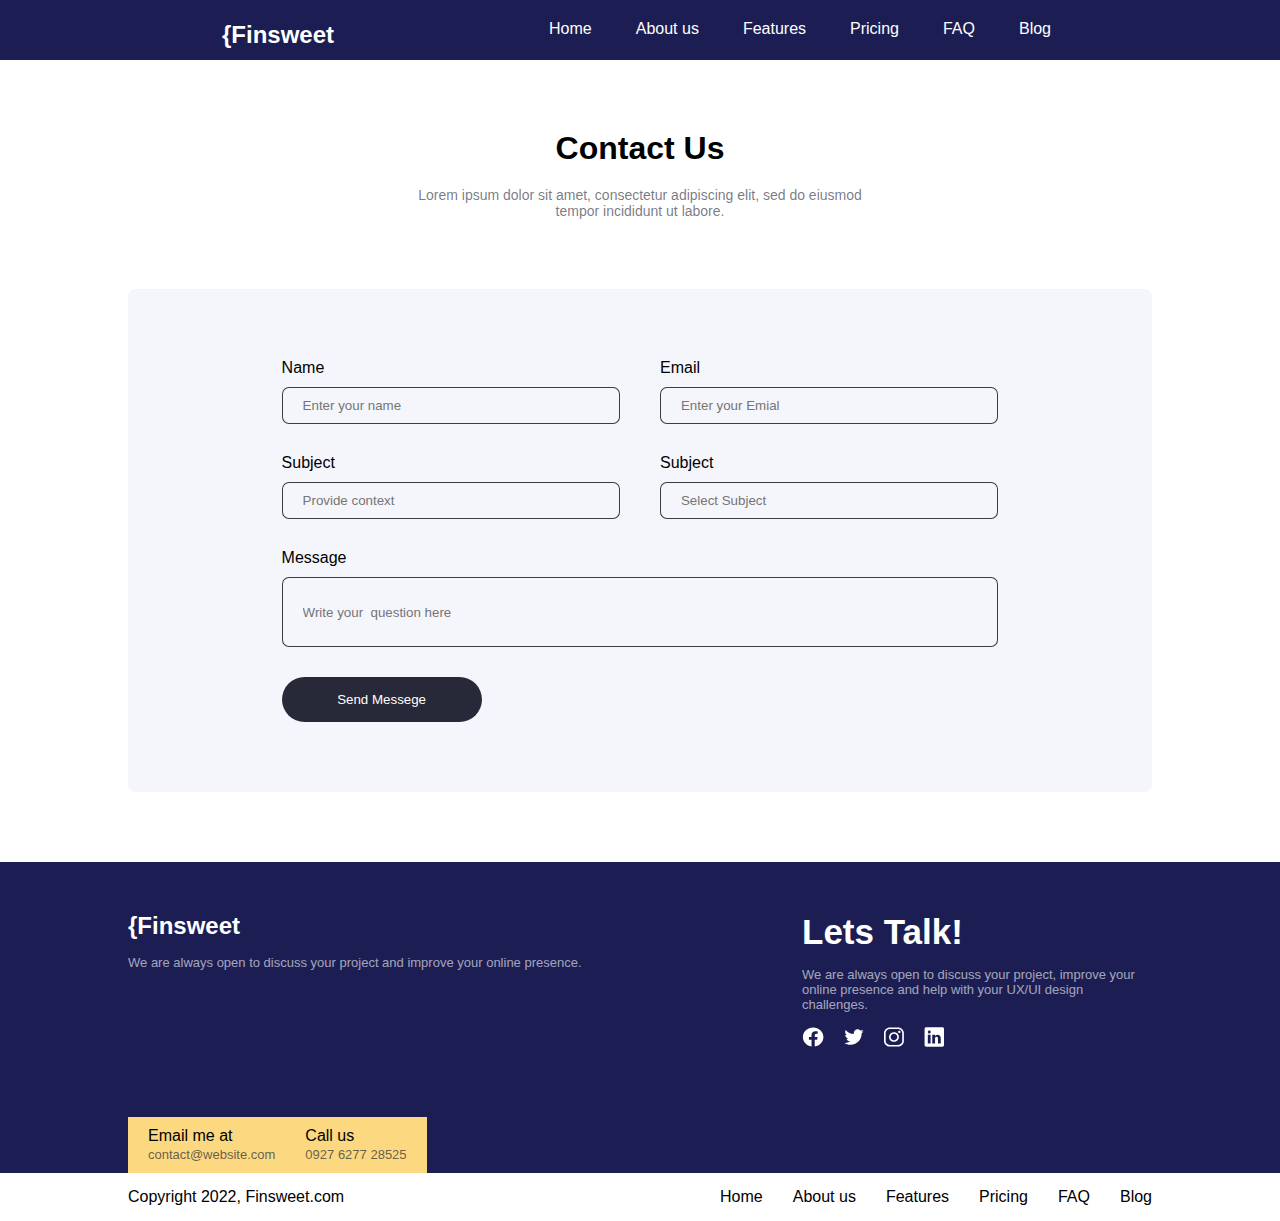
<file: index6.html>
<!DOCTYPE html>
<html lang="en">
<head>
    <meta charset="UTF-8">
    <meta name="viewport" content="width=device-width, initial-scale=1.0">
    <title>Document</title>
    <link rel="stylesheet" href="./style/style.css">
    <script defer src="./js/script.js"></script>
</head>
<body>
    

    <mainContainer>
        <navbar>
            <div>
                <p class="menu">|||</p>
            <h2><a href="./index.html">{Finsweet</a></h2>
           <ul class="aside">
            <button class="pakel">X</button>
            <li><a href="./index.html">Home</a></li>
            <li> <a href="./index1.html">About us</a></li>
            <li> <a href="./index3.html">Features</a></li>
            <li><a href="./index2.html">Pricing</a></li>
            <li>FAQ</li>
            <li><a href="./index4.html">Blog</a></li>
           </ul>
           
        </div>
        </navbar>
        <div class="contactUs">
            <div>
            <h2>Contact Us</h2>
            <p>Lorem ipsum dolor sit amet, consectetur adipiscing elit, sed do eiusmod tempor incididunt ut labore.</p>
        </div></div>
<form action="">
        <div class="contact">
            <div>    
                <div class="input1">
                <div>
                    <p>Name</p>
                    <input type="text" placeholder="Enter your name">
                </div>
                <div>
                    <p>Email</p>
                    <input type="email" name="" id="" placeholder="Enter your Emial">
                </div>
                </div>
                <div class="input1">
                <div>
                    <p>Subject</p>
                    <input type="text" placeholder="Provide context">
                </div>
                <div>
                    <p>Subject</p>
                    <input type="text" placeholder="Select Subject">
                </div>
                </div>
                <div class="input2">
                    <p>Message</p>
                    <input type="text" placeholder="Write your  question here">
                    <button>Send Messege</button> 
                </div>
                
                </div>

        </div></div>
</form>



        <footer>
            <div>
                <div class="finsweet">
                    <h2><a href="./index.html">{Finsweet</a></h2>
                    <p>We are always open to discuss your project and improve your online presence.</p>

                </div>
                <div class="talk">
                    <h2>Lets Talk!</h2>
                    <p>We are always open to discuss your project, improve your online presence and help with your UX/UI design challenges.</p>
                    <div class="online">
                        <img src="./nkarner/Facebook.svg" alt="">
                        <img src="./nkarner/Twitter.svg" alt="">
                        <img src="./nkarner/Instagram.svg" alt="">
                        <img src="./nkarner/Linkdin.svg" alt="">
                    </div>
                </div>
                <div class="orange">
                    <div>
                        <p>Email me at</p>
                        <a href="mailto:contact@website.com">contact@website.com</a>
                    </div>
                    <div>
                        <p>Call us</p>
                        <a href="tel:+0927 6277 28525">0927 6277 28525</a>
                    </div>

                </div>
                
            </div>
        </footer>
        <div class="verj">
            <div>
            <p>Copyright 2022, Finsweet.com</p>
            <ul>
                <li><a href="./index.html">Home</a></li>
                <li><a href="./index1.html">About us</a></li>
                <li><a href="./index3.html">Features</a></li>
                <li><a href="./index2.html">Pricing</a></li>
                <li>FAQ</li>
                <li><a href="./index4.html">Blog</a></li>
            </ul>
        </div></div>


    </mainContainer>
    
    
</body>
</html>
</file>
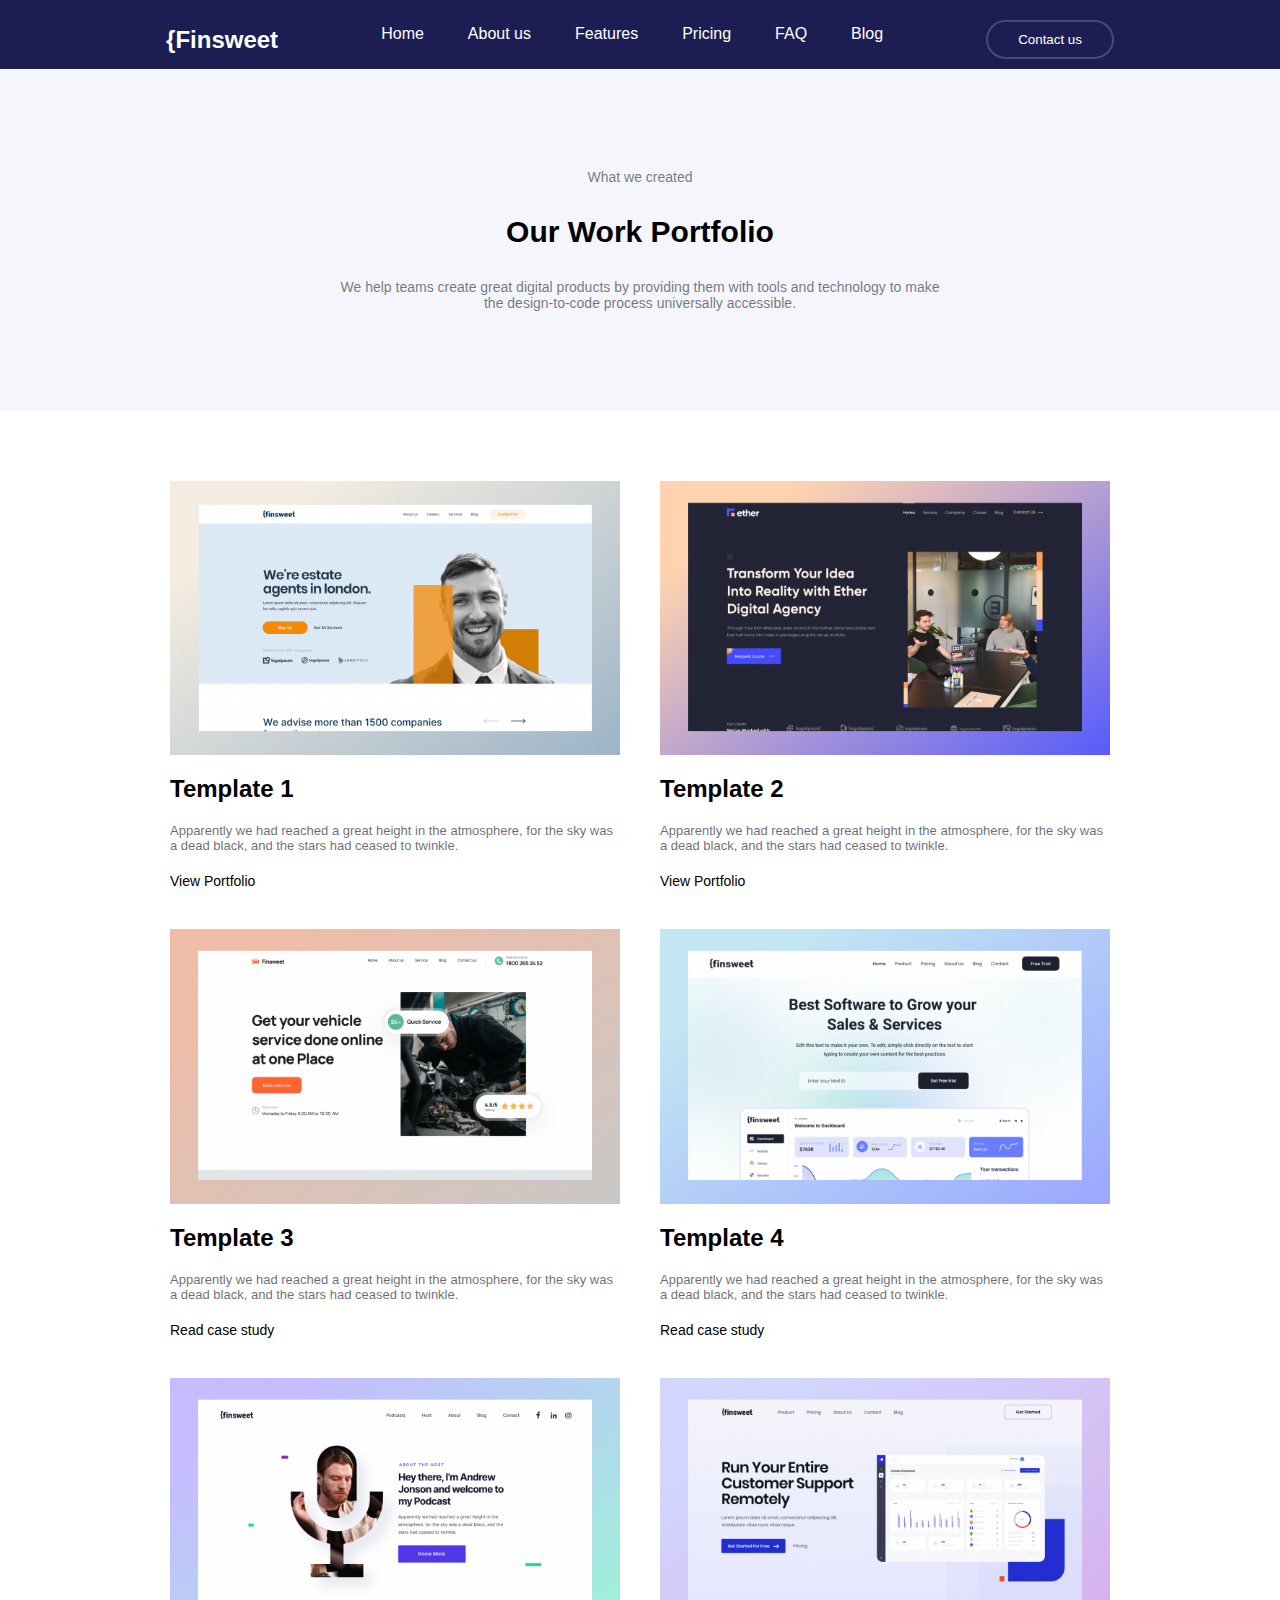
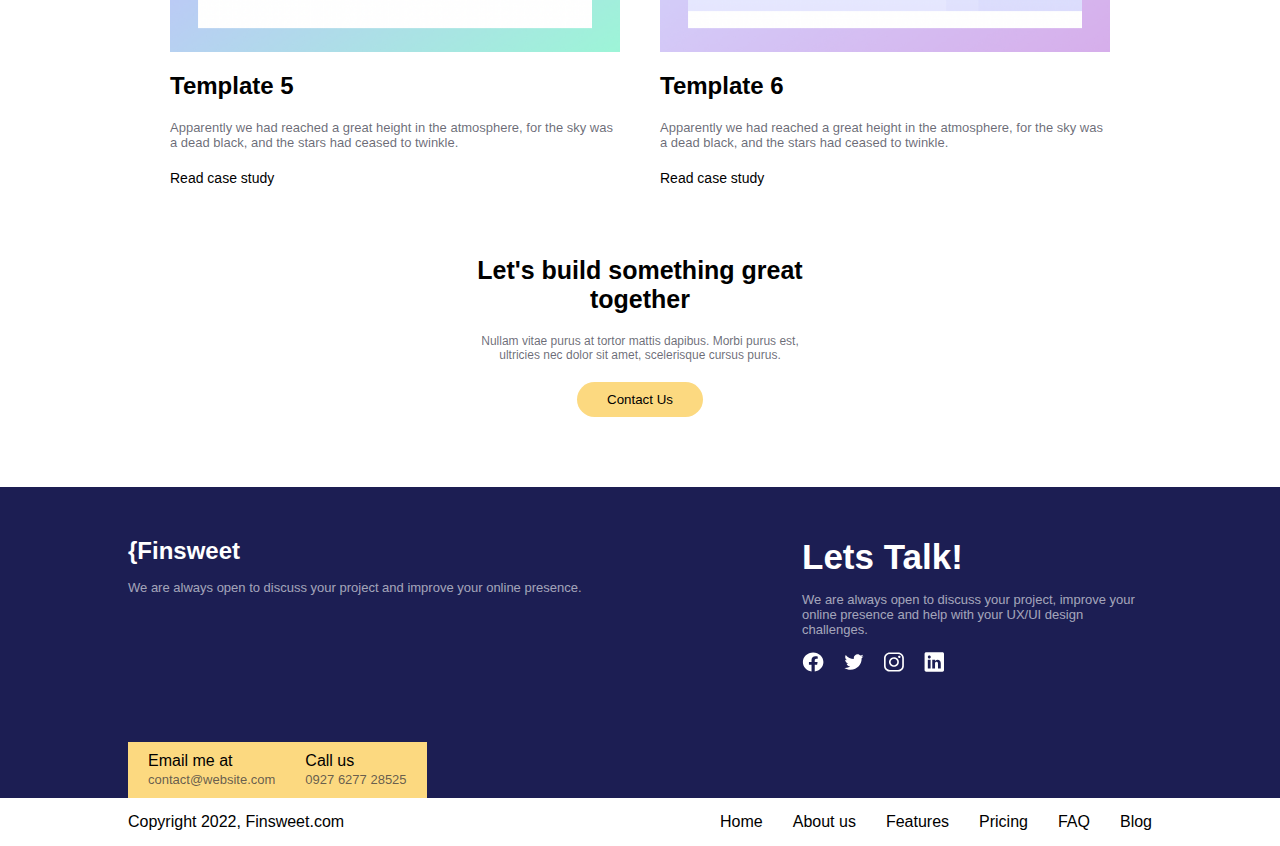
<file: index7.html>
<!DOCTYPE html>
<html lang="en">
<head>
    <meta charset="UTF-8">
    <meta name="viewport" content="width=device-width, initial-scale=1.0">
    <title>Document</title>
    <link rel="stylesheet" href="./style/style.css">
    <script defer src="./js/script.js"></script>
</head>
<body>
    <mainContainer>
        <navbar>
            <div>
                <p class="menu">|||</p>
            <h2><a href="./index.html">{Finsweet</a></h2>
           <ul class="aside">
            <button class="pakel">X</button>
            <li><a href="./index.html">Home</a></li>
            <li> <a href="./index1.html">About us</a></li>
            <li> <a href="./index3.html">Features</a></li>
            <li><a href="./index2.html">Pricing</a></li>
            <li>FAQ</li>
            <li><a href="./index4.html">Blog</a></li>
           </ul>
           <button><a href="./index6.html">Contact us</a></button>
        </div>
        </navbar>

        <div class="work">
            <div>
                
                    <p>What we created</p>
                    <h2>Our Work Portfolio</h2>
                    <p>We help teams create great digital products by providing them with tools and technology to make the design-to-code process universally accessible.</p>
            </div></div>
        
        <div class="ourWork">
            <div>
            <div class="portfolio">
                <img src="./nkarner/Cover.png" alt="">
                <h2>Template 1</h2>
                <p>Apparently we had reached a great height in the atmosphere, for the sky was a dead black, and the stars had ceased to twinkle.</p>
                <span>View Portfolio</span>
            </div>
            <div class="portfolio">
                <img src="./nkarner/Cover (1).png" alt="">
                <h2>Template 2</h2>
                <p>Apparently we had reached a great height in the atmosphere, for the sky was a dead black, and the stars had ceased to twinkle.</p>
                <span>View Portfolio</span>
            </div>
            <div class="portfolio">
                <img src="./nkarner/Cover (2).png" alt="">
                <h2>Template 3</h2>
                <p>Apparently we had reached a great height in the atmosphere, for the sky was a dead black, and the stars had ceased to twinkle.</p>
                <span>Read case study</span>
            </div>
            <div class="portfolio">
                <img src="./nkarner/Cover (3).png" alt="">
                <h2>Template 4</h2>
                <p>Apparently we had reached a great height in the atmosphere, for the sky was a dead black, and the stars had ceased to twinkle.</p>
                <span>Read case study</span>
            </div>
            <div class="portfolio">
                <img src="./nkarner/Cover (4).png" alt="">
                <h2>Template 5</h2>
                <p>Apparently we had reached a great height in the atmosphere, for the sky was a dead black, and the stars had ceased to twinkle.</p>
                <span>Read case study</span>
            </div>
            <div class="portfolio">
                <img src="./nkarner/Cover (5).png" alt="">
                <h2>Template 6</h2>
                <p>Apparently we had reached a great height in the atmosphere, for the sky was a dead black, and the stars had ceased to twinkle.</p>
                <span>Read case study</span>
            </div></div>

        </div>
        <div class="thogheter">
            <div>
            <h2>Let's build something great together</h2>
            <p>Nullam vitae purus at tortor mattis dapibus. Morbi purus est, ultricies nec dolor sit amet, scelerisque cursus purus.</p>
            <button><a href="./index6.html">Contact Us</a></button>
        </div></div>




        <footer>
            <div>
                <div class="finsweet">
                    <h2><a href="./index.html">{Finsweet</a></h2>
                    <p>We are always open to discuss your project and improve your online presence.</p>

                </div>
                <div class="talk">
                    <h2>Lets Talk!</h2>
                    <p>We are always open to discuss your project, improve your online presence and help with your UX/UI design challenges.</p>
                    <div class="online">
                        <img src="./nkarner/Facebook.svg" alt="">
                        <img src="./nkarner/Twitter.svg" alt="">
                        <img src="./nkarner/Instagram.svg" alt="">
                        <img src="./nkarner/Linkdin.svg" alt="">
                    </div>
                </div>
                <div class="orange">
                    <div>
                        <p>Email me at</p>
                        <a href="mailto:contact@website.com">contact@website.com</a>
                    </div>
                    <div>
                        <p>Call us</p>
                        <a href="tel:+0927 6277 28525">0927 6277 28525</a>
                    </div>

                </div>
                
            </div>
        </footer>
        <div class="verj">
            <div>
            <p>Copyright 2022, Finsweet.com</p>
            <ul>
                <li><a href="./index.html">Home</a></li>
                <li><a href="./index1.html">About us</a></li>
                <li><a href="./index3.html">Features</a></li>
                <li><a href="./index2.html">Pricing</a></li>
                <li>FAQ</li>
                <li><a href="./index4.html">Blog</a></li>
            </ul>
        </div></div>


    </mainContainer>
    
</body>
</html>
</file>
<file: style/style.css>
@font-face {
    font-family: 'Poppins', sans-serif;
    src: url(../font/Poppins-Medium.ttf);
}
*{
    margin: 0;
    padding: 0;
    box-sizing: border-box;
}
mainContainer{
    font-family: 'Poppins', sans-serif;
}
mainContainer>navbar{
    background-color: rgba(28, 30, 83, 1);
    color: white;
    display: flex;
    justify-content: center;
    width: 100%;
    min-height: 60px;
    align-items: center;
}
mainContainer>navbar>div{
    display: flex;
    justify-content: space-around;
    width: 80%;
    max-width: 1480px;
    align-items: center;
    flex-wrap: wrap;
    gap: 20px;
    margin-top: 20px;
    padding-bottom: 10px;
}
mainContainer>navbar>div>h2>a{
    text-decoration: none;
    color: white;
}
mainContainer>navbar>div>p{
    height: 25px;
    font-size: 30px;
    display: flex;
    align-items: flex-end;
    transform: rotate(90deg);
    cursor: pointer;
}
mainContainer>navbar>div>ul{
    list-style: none;
    display: flex;
    gap: 30px;
}
mainContainer>navbar>div>ul.aside.active{
    left: 0;
    transition: 0.5s;
   }
mainContainer>navbar>div>ul>li{
    display: flex;
    flex-direction: column;
    padding: 0 7px;
    height: 30px;
    position: relative;
    cursor: pointer;
    gap: 5px;
}
mainContainer>navbar>div>ul>li>a{
    text-decoration: none;
    color: white;
}
mainContainer>navbar>div>ul>li::after {
    display: block;
    bottom: 0;
    left: 0;
    position: absolute;
    content: '';
    width: 0;
    height: 2px;
    background-color: rgba(53, 175, 191, 1);
    transition: 400ms;
}
mainContainer>navbar>div>ul>li:hover::after {
    width: 100%;
 }
mainContainer>navbar>div>ul.aside>button.pakel{
    border: none;
    background-color: rgba(240, 248, 255, 0);
    color: white;
    font-size: 25px;
    cursor: pointer;
}
mainContainer>navbar>div>button{
    border-radius: 41px;
    border: 2px solid rgba(244, 246, 252, 0.20);
    background-color: rgba(0, 0, 0, 0);
    padding: 10px 30px;
}
mainContainer>navbar>div>button:active{
    background-color: #282938;
}
mainContainer>navbar>div>button>a{
    color: white;
text-decoration: none;
}
mainContainer>header{
    background-color: rgba(28, 30, 83, 1);
    color: white;
    display: flex;
    width: 100%;
    justify-content: center;
    padding: 100px 0;
}
mainContainer>header>div{
    display: flex;
    width: 80%;
    max-width: 1480px;
    flex-wrap: wrap;
    gap: 20px;
    justify-content: space-around;
}
mainContainer>header>div>.building{
    display: flex;
    flex-direction: column;
    justify-content: space-between;
    flex: 1 1 400px;
    gap: 20px;
}
mainContainer>header>div>.building>h1{
    font-size: 270%;
}
mainContainer>header>div>.building>p{
    font-size: 13px;
}
mainContainer>header>div>.building>div{
    display: flex;
    gap: 30px;
    align-items: center;
}
mainContainer>header>div>.building>div>button{
    background-color: rgba(252, 217, 128, 1);
    color: black;
    padding: 10px 25px;
    border-radius: 41px;
    border: none;
}
mainContainer>header>div>.building>div>button>a{
    text-decoration: none;
    color: black;
}
mainContainer>header>div>.building>div>span>a{
    text-decoration: none;
    color: white;
}
mainContainer>header>div>.img{
    display: flex;
    position: relative;
    flex: 1 1 400px;
}
mainContainer>header>div>.img>.mejtex{
    width: 100%;
    margin-top: 70px;
}
mainContainer>header>div>.img>.mejtex>img{
    width: 100%;
}
mainContainer>header>div>.img>.dzaxNkar{
    width: 30%;
    height: 120px;
    background-color: rgba(64, 65, 110, 1)  ;
    border-radius: 10px ;
    border: 2px solid rgba(255, 255, 255, 0.17);
    position: absolute;
    top: 25%;
    left: 2%;
    padding: 25px 15px;
    display: flex;
    gap: 10px;
    animation-duration: 10s;
    animation-name: aj;
    animation-iteration-count: infinite;
    animation-timing-function: ease-in-out;
    animation-direction: alternate;
}
mainContainer>header>div>.img>.dzaxNkar>.nkar{
    width: 100%;
    height: 70px;
    background-color: rgba(255, 255, 255, 0.17);
    display: flex;
    align-items: flex-end;
    justify-content: center;
    padding: 10px 0;
    border-radius: 10px;
}
mainContainer>header>div>.img>.dzaxNkar>.nkar>div{
    gap: 10px;
    display: flex;
    flex-direction: column;
    align-items: flex-end;
}
mainContainer>header>div>.img>.dzaxNkar>.nkar>div>img{
    width: 100%;
}
mainContainer>header>div>.img>.dzaxNkar>.nkar>div>div{
    width: 10px;
    height: 10px;
    background-color: rgba(196, 197, 220, 1);
    border-radius: 50%;
    display: flex;
}
mainContainer>header>div>.img>.dzaxNkar>.te{
    display: flex;
    flex-direction: column;
    gap: 10px;
    width: 60%;
}
mainContainer>header>div>.img>.dzaxNkar>.te>.gcer{
    display: flex;
    flex-direction: column;
    gap: 5px;
}
mainContainer>header>div>.img>.dzaxNkar>.te>.gcer>.gic1{
    width: 80%;
    height: 10px;
    background-color: rgba(255, 255, 255, 0.60);
    border-radius: 10px;
}
mainContainer>header>div>.img>.dzaxNkar>.te>.gcer>.gic2{
    width: 80%;
    height: 10px;
    background-color: rgba(255, 255, 255, 0.26);
    border-radius: 10px;
}
mainContainer>header>div>.img>.dzaxNkar>.te>.klor{
    display: flex;
    gap: 5px;
    width: 100%;
}
mainContainer>header>div>.img>.dzaxNkar>.te>.klor>.klor1{
    width: 30px;
    height: 30px;
    border-radius: 50%;
    background-color: rgba(118, 119, 153, 1);
}
mainContainer>header>div>.img>.dzaxNkar>.te>.klor>.klor2{
    width: 30px;
    height: 30px;
    border-radius: 10px;
    background-color: rgba(118, 119, 153, 1);
    display: flex;
    align-items: center;
    justify-content: center;
}

mainContainer>header>div>.img>.ajNkar{
    width: 30%;
    height: 120px;
    background-color: rgba(64, 65, 110, 1)  ;
    border-radius: 10px ;
    border: 2px solid rgba(255, 255, 255, 0.17);
    position: absolute;
    bottom: 10%;
    right: -3%;
    padding: 15px 15px;
    display: flex;
    flex-direction: column;
    gap: 10px;
    justify-content: center;
    animation-duration: 10s;
    animation-name: dzax;
    animation-iteration-count: infinite;
    animation-timing-function: ease-in-out;
    animation-direction: alternate;
}
mainContainer>header>div>.img>.ajNkar>.tox1{
    background-color: rgba(255, 255, 255, 0.56);
    width: 100%;
    height: 5px;
    border-radius: 10px;
}
mainContainer>header>div>.img>.ajNkar>.tox2{
    display: flex;
    gap: 5px;
}
mainContainer>header>div>.img>.ajNkar>.tox2>.narnjaguyn{
    background-color: rgba(249, 199, 70, 0.52);
    width: 40%;
    height: 5px;
    border-radius: 10px;
}
mainContainer>header>div>.img>.ajNkar>.tox2>.kanach{
    background-color: rgba(132, 235, 229, 0.62) ;
    width: 20%;
    height: 5px;
    border-radius: 10px;
}
mainContainer>header>div>.img>.ajNkar>.tox3{
    display: flex;
    gap: 5px;
}
mainContainer>header>div>.img>.ajNkar>.tox3>.spitak1{
    background-color: rgba(255, 255, 255, 0.58);
    width: 50%;
    height: 5px;
    border-radius: 10px;
}
mainContainer>header>div>.img>.ajNkar>.tox3>.spitak2{
    background-color: rgba(255, 255, 255, 0.58);
    width: 30%;
    height: 5px;
    border-radius: 10px;
}
mainContainer>header>div>.img>.ajNkar>.tox4{
    display: flex;
    gap: 5px;
}
mainContainer>header>div>.img>.ajNkar>.tox4>.karmir{
    background-color: #F37D9D ;
    width: 25%;
    height: 5px;
    border-radius: 10px;
}
mainContainer>header>div>.img>.ajNkar>.tox4>.dexin{
    background-color: #F2C87D ;
    width: 17%;
    height: 5px;
    border-radius: 10px;
}
mainContainer>header>div>.img>.ajNkar>.tox4>.spitak{
    background-color: rgba(255, 255, 255, 0.62);
    width: 40%;
    height: 5px;
    border-radius: 10px;
}
mainContainer>header>div>.img>.ajNkar>.tox5{
    background-color: #70D1E7;
    width: 57%;
    height: 5px;
    border-radius: 10px;
}
mainContainer>header>div>.img>.ajNkar>.tox6{
    display: flex;
    gap: 5px;
}
mainContainer>header>div>.img>.ajNkar>.tox6>.spitak{
    background-color: rgba(255, 255, 255, 0.56);
    width: 40%;
    height: 5px;
    border-radius: 10px;
}
mainContainer>header>div>.img>.ajNkar>.tox6>.karmir{
    background-color: #F47D9E;
    width: 20%;
    height: 5px;
    border-radius: 10px;
}
mainContainer>nav{
    width: 100%;
    display: flex;
    justify-content: center;
    background-color: rgba(244, 246, 252, 1);
}
mainContainer>nav>div{
    display: flex;
    width: 80%;
    max-width: 1480px;
    padding: 150px 0;
    gap: 100px;
    flex-wrap: wrap;
    justify-content: space-around;
}
mainContainer>nav>div>.work{
    display: flex;
    flex-direction: column;
    gap: 20px;
}
mainContainer>nav>div>.work>h2{
    font-size: 30px;
}
mainContainer>nav>div>.work>span{
    max-width: 300px;
    color: rgba(40, 41, 56, 0.551);
    font-size: 14px;
}
mainContainer>nav>div>.work>p{
    color: #2405F2;
    display: flex;
    align-items: center;
    gap: 10px;
}
mainContainer>nav>div>.cards{
    display: grid;
    grid-template-columns: 1fr 1fr;
    gap: 50px;
}
mainContainer>nav>div>.cards>div{
    display: flex;
    flex-direction: column;
    gap: 15px;
}
mainContainer>nav>div>.cards>div>p{
    font-size: 14px;
    color: rgba(40, 41, 56, 0.551);
    max-width: 230px;
}
mainContainer>nav>div>.cards>div>div>div{
    background-color: #2405F2;
    border-radius: 10px;
    width: 50px;
    height: 50px;
    position: relative;
}
mainContainer>nav>div>.cards>div>div:hover{
    width: 70%;
    animation-duration: 2s;
    animation-name: hamarner;
    animation-iteration-count: infinite;
    animation-timing-function: linear;
    animation-direction: alternate;
}
mainContainer>nav>div>.cards>div>div>div>p{
    position: absolute;
    left: 15px;
    top: 15px;
    color: white;
}
mainContainer>Features{
    display: flex;
    width: 100%;
    justify-content: center;
    background-color: rgba(244, 246, 252, 1);
    padding-bottom: 100px;
}
mainContainer>Features>div{
    width: 80%;
    max-width: 1480px;
    display: flex;
    flex-direction: column;
    gap: 30px;
}
mainContainer>Features>div>.feauters{
    display: flex;
    flex-direction: column;
    align-items: center;
    gap: 30px;
}
mainContainer>Features>div>.feauters>h2{
    max-width: 390px;
    font-size: 31px;
    text-align: center;
}
mainContainer>Features>div>.cards{
    display: grid;
    gap: 30px;
    grid-template-columns: repeat(auto-fill, 300px);
    justify-content: space-between;
}
mainContainer>Features>div>.cards>.card{
    background-color: white;
    padding: 40px;
    display: flex;
    flex-direction: column;
    gap: 10px;
    justify-items: center;
}
mainContainer>Features>div>.cards>.card:hover{
    transform: scale(1.2)
}
mainContainer>testimonials{
    background-color: rgba(244, 246, 252, 1);
    display: flex;
    width: 100%;
    justify-content: center;
}
mainContainer>testimonials>div{
    display: flex;
    width: 80%;
    max-width: 1480px;
    gap: 70px;
    padding: 70px 0;
    flex-wrap: wrap;
    justify-content: space-around;
    position: relative;
}
mainContainer>testimonials>div>.clients{
    display: flex;
    flex-direction: column;
    gap: 30px;
    flex: 1 1 400px;
}
mainContainer>testimonials>div>.clients>p{
    font-size: 13px;
    color: rgba(40, 41, 56, 0.597);
}

mainContainer>testimonials>div>div>.content{
    display: flex;
    flex-direction: column;
    flex: 1 1 400px;
    align-items: center;
    /* transition: 1s linear; */
    
}
mainContainer>testimonials>div>div>.content:nth-child(n+2){
    display: none;
}
mainContainer>testimonials>div>div>.content>p{
    max-width: 500px;
    min-height: 170px;
    font-size: 22px;
}
mainContainer>testimonials>div>div>.content>.Jenny{
    display: flex;
    justify-content: space-between;
    align-items: center;
    width: 100%;
    flex-wrap: wrap;
}
mainContainer>testimonials>div>div>.content>.Jenny>div.img{
    display: flex;
    gap: 4px;
    align-items: flex-start;
    flex-direction: column;
}
mainContainer>testimonials>div>div>.content>.Jenny>div>img{
    width: 50px;
    height: 50px;
    object-fit: cover;
    border-radius: 50%;
}

mainContainer>testimonials>div>div>.content>.Jenny>div>div>p{
    font-size: 13px;
}
mainContainer>testimonials>div>div>.spans{
    position: absolute;
    bottom: 25%;
    right: 5%;
}
mainContainer>testimonials>div>div>.spans>span{
    padding: 7px 10px;
    background-color: white;
    border-radius: 50%;
    cursor: pointer;
}
mainContainer>testimonials>div>div>.spans>span:active{
    background-color: blue;
    color: white;
}
mainContainer>footer{
    background-color: rgba(28, 30, 83, 1);
    color: white;
    padding-top: 50px;
    /* min-height: 400px; */
    width: 100%;
    display: flex;
    justify-content: center;
}
mainContainer>footer>div{
    width: 80%;
    max-width: 1480px;
    display: flex;
    gap: 70px;
    position: relative;
    flex-wrap: wrap;
    justify-content: space-between;
}
mainContainer>footer>div>.finsweet{
    display: flex;
    flex-direction: column;
    gap: 15px;
}
mainContainer>footer>div>.finsweet>p{
    font-size: 13px;
    color: rgba(255, 255, 255, 0.607);
}
mainContainer>footer>div>.finsweet>h2>a{
    text-decoration: none;
    color: white;
}
mainContainer>footer>div>.talk{
    display: flex;
    flex-direction: column;
    gap: 15px;
}
mainContainer>footer>div>.talk>h2{
    font-size: 35px;
}
mainContainer>footer>div>.talk>p{
    max-width: 350px;
    font-size: 13px;
    color: rgba(255, 255, 255, 0.614);
}
mainContainer>footer>div>.talk>.online{
    display: flex;
    gap: 20px;
}
mainContainer>footer>div>.orange{
    position: relative;
    bottom: 0;
    background-color: rgba(252, 217, 128, 1);
    color: black;
    padding: 10px 20px;
    display: flex;
    gap: 30px;
    flex-wrap: wrap;
}

mainContainer>footer>div>.orange>div>a{
    color: rgba(40, 41, 56, 0.712);
    font-size: 13px;
    text-decoration: none;
}
mainContainer>.verj{
    width: 100%;
    display: flex;
    justify-content: center;
    padding: 15px 0;
}
mainContainer>.verj>div{
    flex-wrap: wrap;
    width: 80%;
    max-width: 1480px;
    display: flex;
    justify-content: space-between;
    gap: 10px;
}
mainContainer>.verj>div>ul{
    list-style: none;
    display: flex;
    gap: 30px;
    flex-wrap: wrap;
    justify-content: center;
}
mainContainer>.verj>div>ul>li>a{
    text-decoration: none;
    color: black;
}
mainContainer>.verj>div>ul>li>a:hover{
    color: rgba(0, 0, 0, 0.454);
}
mainContainer>.aboutUs{
    display: flex;
    padding: 70px 0;
    width: 100%;
    justify-content: center;
}
mainContainer>.aboutUs>div{
    display: flex;
    width: 80%;
    max-width: 1480px;
    gap: 70px;
    flex-wrap: wrap;
    justify-content: space-between;
}
mainContainer>.aboutUs>div>img{
    width: 60%;
}
mainContainer>.aboutUs>div>.problems{
    display: flex;
    flex-direction: column;
    justify-content: center;
    gap: 20px;
}
mainContainer>.aboutUs>div>.problems>h2{
    font-size: 30px;
    max-width: 300px;
}
mainContainer>.aboutUs>div>.problems>span{
    font-size: 13px;
    color: rgba(0, 0, 0, 0.504);
    max-width: 300px;
}
mainContainer>.are{
    display: flex;
    width: 100%;
    justify-content: center;
}
mainContainer>.are>div{
    padding: 50px 70px;
    background-color: #F4F5F5;
    display: flex;
    flex-direction: column;
    width: 80%;
    max-width: 1480px;
    gap: 20px;
}
mainContainer>.are>div>.goal{
    flex-wrap: wrap;
    display: flex;
    gap: 50px;
}
mainContainer>.are>div>.goal>.focussed{
    display: flex;
    flex-direction: column;
    gap:20px;
    flex: 1 1 400px;
}
mainContainer>.are>div>.goal>.focussed>h3{
    font-size: 25px;
}
mainContainer>.are>div>.goal>.focussed>span{
    font-size: 14px;
    color: rgba(0, 0, 0, 0.521);
}
mainContainer>.img{
    display: flex;
    width: 100%;
    justify-content: center;
}
mainContainer>.img>div{
    width: 80%;
    max-width: 1480px;
}
mainContainer>.img>div>img{
    width: 100%;
}
mainContainer>.benefits{
    display: flex;
    width: 100%;
    justify-content: center;
    padding: 70px 0;
}
mainContainer>.benefits>div{
    width: 80%;
    max-width: 1480px;
    display: flex;
    flex-direction: column;
    gap: 30px;
}
mainContainer>.benefits>div>.working{
    text-align: center;
    display: flex;
    justify-content: center;
}
mainContainer>.benefits>div>.working>h2{
    font-size: 27px;
    max-width: 350px;
}
mainContainer>.benefits>div>.cards{
    justify-content: space-between;
    display: flex;
    gap: 30px;
    flex-wrap: wrap;
}
mainContainer>.benefits>div>.cards>.card{
    background-color: #F4F6FC;
    padding: 50px 20px;
    display: flex;
    flex-direction: column;
    gap: 20px;
}
mainContainer>.benefits>div>.cards>.card:hover{
    transform: scale(1.2)
}
mainContainer>.benefits>div>.cards>.card>p{
    font-size: 13px;
    color: #28293892;
    max-width: 240px;
}
mainContainer>.ourmission{
    background-color:  #EEF4FA;
    width: 100%;
    display: flex;
    justify-content: center;
    padding: 70px 0;
}
mainContainer>.ourmission>div{
    width: 80%;
    max-width: 1480px;
    display: flex;
    flex-direction: column;
    gap: 40px;
}
mainContainer>.ourmission>div>.mission{
    display: flex;
    gap: 70px;
    flex-wrap: wrap;
    justify-content: center;
}
mainContainer>.ourmission>div>.mission>img{
    width: 40%;
}
mainContainer>.ourmission>div>.mission>.laser{
    display: flex;
    flex-direction: column;
    gap: 15px;
}
mainContainer>.ourmission>div>.mission>.laser>b{
    font-size: 14px;
}
mainContainer>.ourmission>div>.mission>.laser>p{
    font-size: 14px;
    color: #2829387c;
    max-width: 520px;
}
mainContainer>.pricing{
    display: flex;
    width: 100%;
    justify-content: center;
    margin-top: 70px;
}
mainContainer>.pricing>div{
    display: flex;
    flex-direction: column;
    width: 80%;
    max-width: 1480px;
    align-items: center;
    gap: 20px;
}
mainContainer>.pricing>div>.landing{
    display: flex;
    gap: 30px;
    justify-content: space-between;
    flex-wrap: wrap;
    width: 100%;
}
mainContainer>.pricing>div>.landing>.page>p{
    font-size: 20px;
}
mainContainer>.pricing>div>.landing>.page{
    width: 300px;
    display: flex;
    flex-direction: column;
    gap: 30px;
    background-color: #F4F6FC;
    padding: 70px 30px ;
    border-radius: 12px;
}
mainContainer>.pricing>div>.landing>.page:hover{
    background-color: #1C1E53;
    color: white;
}
mainContainer>.pricing>div>.landing>.page:hover  div>small{
    color: rgba(252, 217, 128, 1);
}
mainContainer>.pricing>div>.landing>.page>div>b{
    font-size: 25px;
}
mainContainer>.pricing>div>.landing>.page>div>small{
    color:#2405F2 ;
}
mainContainer>.pricing>div>.landing>.page>span{
    color: #2829389d;
    font-size: 14px;
    min-height: 51px;
}
mainContainer>.pricing>div>.landing>.page:hover  span{
    color: white;
}
mainContainer>.pricing>div>.landing>.page>ul{
    list-style-image: url(../nkarner/Pointer.svg);
    position: relative;
    left: 20px;
    display: flex;
    flex-direction: column;
}
mainContainer>.pricing>div>.landing>.page>.button{
    display: flex;
    justify-content: center;
}
mainContainer>.pricing>div>.landing>.page>div>button{
    padding: 10px 30px;
    border-radius: 20px;
    background-color: rgba(40, 41, 56, 1);
    color: white;
    border: none;
}
mainContainer>.pricing>div>.landing>.page:hover  div>button{
    background-color: rgba(252, 217, 128, 1);
    color: black;
}
mainContainer>.pricing>div>.landing>.page>div>button:active{
    background-color: #fcd9805b;
}
mainContainer>.pricing>div>h2{
    font-size: 30px;
}
mainContainer>.pricing>div>p{
    font-size: 14px;
    color: #282938cb;
    max-width: 430px;
    text-align: center;
}
mainContainer>.frequently{
    width: 100%;
    display: flex;
    justify-content: center;
}
mainContainer>.frequently>div{
    display: flex;
    width: 80%;
    max-width: 1480px;
    flex-wrap: wrap;
    gap: 50px;
    margin: 70px 0;
}
mainContainer>.frequently>div>.questions{
    display: flex;
    flex-direction: column;
    gap: 20px;
}
mainContainer>.frequently>div>.questions>h2{
    max-width: 200px;
}
mainContainer>.frequently>div>.questions>p{
    color: #2405F2;
    font-size: 14px;
}
mainContainer>.frequently>div>.howMuch{
    display: flex;
    flex-direction: column;
    flex: 1 1 400px;
    gap: 20px;
}
mainContainer>.frequently>div>.howMuch>div{
    height: 40px;
    border-bottom: 2px solid  rgba(194, 187, 255, 0.70);
    display: flex;
    justify-content: space-between;
    /* flex-wrap: wrap; */
    position: relative;
    padding-bottom: 10px;
    overflow: hidden;
    transition: 300ms linear;
}

mainContainer>.frequently>div>.howMuch>div>div>span{
    padding-bottom: 20px;
    display: flex;
    gap: 20px;
}
mainContainer>.frequently>div>.howMuch>div>div>span>b{
    color: #2405F2;
}
mainContainer>.frequently>div>.howMuch>div>div>p{
    /* display: none; */
    position: relative;
    width: 85%;
    left: 7%;
}
mainContainer>.frequently>div>.howMuch>div>button{
    border: none;
    background-color: white;
    padding: 10px 20px;
    font-size: 20px;
}
mainContainer>.features{
    background-color:  #1C1E53;
    color: white;
    width: 100%;
    display: flex;
    justify-content: center;
}
mainContainer>.features>div{
    display: flex;
    width: 80%;
    max-width: 1480px;
    padding: 70px 0;
    flex-wrap: wrap;
    gap: 20px;
}
mainContainer>.features>div>.youNeed{
    display: flex;
    flex-direction: column;
    flex: 1 1 400px;
    gap: 20px;
    justify-content: space-evenly;
}
mainContainer>.features>div>.youNeed>h2{
    font-size: 35px;
    max-width: 320px;
}
mainContainer>.features>div>.youNeed>button{
    width: 140px;
    height: 40px;
    border-radius: 20px;
    border: none;
    background-color: #FCD980;
}
mainContainer>.features>div>.youNeed>button>a{
    text-decoration: none;
    color: black;
}
mainContainer>.features>div>.youNeed>button:active{
    background-color: #282938;
}
mainContainer>.features>div>.nkar{
    display: flex;
    flex: 1 1 400px;
    position: relative;
    justify-content: center;
}
mainContainer>.features>div>.nkar>img.mejtex{
    width: 80%;
}
mainContainer>.features>div>.nkar>img.ajkoxm{
    position: absolute;
    right: 0;
    bottom: -10%;
    width: 20%;
    animation-duration: 10s;
    animation-name: nastroyka;
    animation-iteration-count: infinite;
    animation-timing-function: inherit;
    animation-direction: alternate;
    z-index: 1;
}
mainContainer>.features>div>.nkar>img.dzaxkoxm{
    position: absolute;
    left: 0;
    bottom: -10%;
    width: 40%;
    animation-duration: 5s;
    animation-name: hamarner;
    animation-iteration-count: infinite;
    animation-timing-function: inherit;
    animation-direction: alternate;
    z-index: 1;
}
mainContainer>.features>div>.nkar>.uxxankyun{
    position: absolute;
    width: 75%;
    height: 30%;
    bottom: 8%;
    background-color: rgba(255, 255, 255, 0.114);
    border: 2px solid rgba(255, 255, 255, 0.254);
    border-radius: 7px;
    
}
mainContainer>.features>div>.nkar>.img{
    position: absolute;
    width: 40%;
    height: 35%;
    left: 12%;
    top: 20%;
    border-radius: 7px;
    border: 2px solid rgba(255, 255, 255, 0.254);
    background-color: rgba(255, 255, 255, 0.114);
}
mainContainer>.features>div>.nkar>.img>.qarakusi1{
    position: absolute;
    width: 50px;
    height: 40px;
    left: 7%;
    top: 5%;
    border-radius: 7px;
    border: 2px solid rgba(255, 255, 255, 0.254);
    background-color: rgba(255, 255, 255, 0.218);
}
mainContainer>.features>div>.nkar>.img>.qarakusi2{
    position: absolute;
    width: 50px;
    height: 40px;
    right: 7%;
    bottom: 5%;
    border-radius: 7px;
    border: 2px solid rgba(255, 255, 255, 0.254);
    background-color: rgba(255, 255, 255, 0.218);
}
mainContainer>.features>div>.nkar>.img>.qarakusi3{
    position: absolute;
    width: 50px;
    height: 40px;
    right: 37%;
    bottom: 5%;
    border-radius: 7px;
    border: 2px solid rgba(255, 255, 255, 0.254);
    background-color: rgba(255, 255, 255, 0.218);
}
mainContainer>.features>div>.nkar>.img>.qarakusi4{
    position: absolute;
    width: 108px;
    height: 40px;
    right: 7%;
    top: 5%;
    border-radius: 7px;
    border: 2px solid rgba(255, 255, 255, 0.254);
    background-color: rgba(255, 255, 255, 0.218);
}
mainContainer>.features>div>.nkar>.img>.qarakusi5{
    position: absolute;
    width: 50px;
    height: 40px;
    left: 7%;
    bottom: 5%;
    display: flex;
    flex-direction: column;
    justify-content: space-around;
}
mainContainer>.features>div>.nkar>.img>.qarakusi5>.tox{
    width: 100%;
    height: 5px;
    border-radius: 7px;
    background-color:rgba(48, 50, 98, 0.5);
}
mainContainer>.first{
    width: 100%;
    display: flex;
    justify-content: center;
    margin: 70px 0;
}
mainContainer>.first>div{
    width: 80%;
    max-width: 1480px;
    display: flex;
    flex-wrap: wrap;
    gap: 30px;
}
mainContainer>.first>div>.use{
    display: flex;
    flex-direction: column;
    flex: 1 1 400px;
    justify-content: space-evenly;
}
mainContainer>.first>div>.use>h2{
    font-size: 27px;
}
mainContainer>.first>div>.use>p{
    color: rgba(0, 0, 0, 0.546);
    font-size: 14px;
}
mainContainer>.first>div>img{
    display: flex;
    flex: 1 1 400px;
    width: 70%;
}
mainContainer>.first1{
    width: 100%;
    display: flex;
    justify-content: center;
    padding: 70px 0;
    background-color: #F4F6FC;
}
mainContainer>.first1>div{
    width: 80%;
    max-width: 1480px;
    display: flex;
    flex-wrap: wrap;
    gap: 30px;
}
mainContainer>.first1>div>.use{
    display: flex;
    flex-direction: column;
    flex: 1 1 400px;
    justify-content: space-evenly;
}
mainContainer>.first1>div>.use>h2{
    font-size: 27px;
}
mainContainer>.first1>div>.use>p{
    color: rgba(0, 0, 0, 0.546);
    font-size: 14px;
}
mainContainer>.first1>div>img{
    display: flex;
    flex: 1 1 400px;
    width: 70%;
}
mainContainer>.first2{
    width: 100%;
    display: flex;
    justify-content: center;
    padding: 70px 0;
    background-color: rgba(252, 217, 128, 0.10);
}
mainContainer>.first2>div{
    width: 80%;
    max-width: 1480px;
    display: flex;
    flex-wrap: wrap;
    gap: 30px;
}
mainContainer>.first2>div>.use{
    display: flex;
    flex-direction: column;
    flex: 1 1 400px;
    justify-content: space-evenly;
}
mainContainer>.first2>div>.use>h2{
    font-size: 27px;
}
mainContainer>.first2>div>.use>p{
    color: rgba(0, 0, 0, 0.546);
    font-size: 14px;
}
mainContainer>.first2>div>img{
    display: flex;
    flex: 1 1 400px;
    width: 70%;
}
mainContainer>.blog{
    width: 100%;
    display: flex;
    justify-content: center;
}
mainContainer>.blog>div{
    width: 80%;
    max-width: 1480px;
    display: flex;
    flex-direction: column;
    align-items: center;
}
mainContainer>.blog>div>.students{
    margin: 70px 0;
    text-align: center;
    display: flex;
    flex-direction: column;
    align-items: center;
    gap: 20px;
}
mainContainer>.blog>div>.students>h2{
    font-size:150%;
    width: 50%;
}
mainContainer>.blog>div>.students>p{
    width: 60%;
    font-size: 13px;
    color: #282938a9;
}
mainContainer>.blog>div>.students>button{
    border: none;
    background-color: white;
}
mainContainer>.blog>div>.students>button>a{
    color: #2405F2;
    text-decoration: none;
}
mainContainer>.blog>div>.students>img{
    width: 100%;
}
mainContainer>.blog>div>.ourBlog{
    display: flex;
    flex-direction: column;
    width: 100%;
    margin-bottom: 70px;
}
mainContainer>.blog>div>.ourBlog>h2{
    text-align: center;
    font-size: 30px;
    margin: 30px 0;
}
mainContainer>.blog>div>.ourBlog>div{
    display: grid;
    grid-template-columns: repeat(auto-fill, 280px);
    justify-content: center;
    gap: 50px;
}
mainContainer>.blog>div>.ourBlog>div>div{
    display: flex;
    flex-direction: column;
    gap: 20px;
    align-items: center;
}
mainContainer>.blog>div>.ourBlog>div>div:hover {
    transform: scale(1.2)
}
mainContainer>.blog>div>.ourBlog>div>div>img{
    max-width: 250px;
}
mainContainer>.blog>div>.ourBlog>div>div>span{
    font-size: 13px;
    color: #28293899;
}
mainContainer>.blog>div>.lorem{
    display: flex;
    flex-direction: column;
    gap: 30px;
    width: 70%;
    margin: 70px 0;
}
mainContainer>.blog>div>.lorem>h2{
    font-size: 200%;
}
mainContainer>.blog>div>.lorem>ul{
    display: flex;
    flex-direction: column;
    position: relative;
    left: 20px;
    gap: 20px;
    font-size: 14px;
    color: #2829389f;
}
mainContainer>.blog>div>.lorem>p{
    color: #2829389f;
    font-size: 14px;
}
mainContainer>.contactUs{
    width: 100%;
    display: flex;
    justify-content: center;
    text-align: center;
    margin: 70px 0;
}
mainContainer>.contactUs>div{
    width: 80%;
    max-width: 1480px;
    display: flex;
    flex-direction: column;
    gap: 20px;
    align-items: center;
}
mainContainer>.contactUs>div>h2{
    font-size: 200%;
}
mainContainer>.contactUs>div>p{
    max-width: 450px;
    font-size: 14px;
    color: #2829389f;
}
mainContainer>form>.contact{
    width: 100%;
    display: flex;
    justify-content: center;
    margin: 70px 0;
}
mainContainer>form>.contact>div{
    padding: 70px 0;
    width: 80%;
    max-width: 1480px;
    background-color:  #F4F6FC;
    border-radius: 7px;
    display: flex;
    flex-direction: column;
    align-items: center;
    gap: 30px;
}
mainContainer>form>.contact>div>.input1{
    display: flex;
    gap: 40px;
    width: 70%;
}
mainContainer>form>.contact>div>.input1>div{
    width: 100%;
    display: flex;
    flex-direction: column;
    gap: 10px;
}
mainContainer>form>.contact>div>.input1>div>input{
    border-radius: 7px;
    border: 1px solid rgba(0, 0, 0, 0.754);
    padding: 10px 20px;
    width: 100%;
    background-color: #F4F6FC;
}
mainContainer>form>.contact>div>.input2{
    display: flex;
    flex-direction: column;
    width: 70%;
    gap: 10px;
}
mainContainer>form>.contact>div>.input2>input{
    width: 100%;
    min-height: 70px;
    border-radius: 7px;
    border: 1px solid rgba(0, 0, 0, 0.754);
    padding: 10px 20px;
    color: black;
    background-color: #F4F6FC;
}
mainContainer>form>.contact>div>.input2>button{
    background-color:#282938 ;
    color: white;
    border-radius: 25px;
    padding: 15px 30px;
    border: none;
    width: 200px;
    margin-top: 20px;
    cursor: pointer;
}
mainContainer>.work{
    display: flex;
    width: 100%;
    background-color: rgba(244, 246, 252, 1);
    padding: 100px 0;
    justify-content: center;
}
mainContainer>.work>div{
    display: flex;
    flex-direction: column;
    align-items: center;
    width: 80%;
    max-width: 1480px;
    text-align: center;
    gap: 30px;
}
mainContainer>.work>div>h2{
    font-size: 30px;
}
mainContainer>.work>div>p{
    color: #282938a1;
    font-size: 14px;
    max-width: 600px;
}
mainContainer>.ourWork{
    width: 100%;
    display: flex;
    margin: 70px 0;
    justify-content: center;
}
mainContainer>.ourWork>div{
    width: 80%;
    display: grid;
    grid-template-columns: repeat(auto-fill, 450px);
    justify-content: center;
    gap: 40px;
}
mainContainer>.ourWork>div>.portfolio{
    display: flex;
    flex-direction: column;
    gap: 20px;
    width: 100%;
}

mainContainer>.ourWork>div>.portfolio>img{
    width: 100%;
}
mainContainer>.ourWork>div>.portfolio>img:hover{
    animation-duration: 2s;
    animation-name: teqvel;
    animation-iteration-count: infinite;
    animation-timing-function: inherit;
    animation-direction: alternate;
}
mainContainer>.ourWork>div>.portfolio>p{
    font-size: 13px;
    color: #282938af;
}
mainContainer>.ourWork>div>.portfolio>span{
    font-size: 14px;
}
mainContainer>.thogheter{
    width: 100%;
    display: flex;
    justify-content: center;
    text-align: center;
    margin: 70px 0;
}
mainContainer>.thogheter>div{
    width: 80%;
    max-width: 1480px;
    display: flex;
    flex-direction: column;
    align-items: center;
    gap: 20px;
}
mainContainer>.thogheter>div>h2{
    font-size: 25px;
    max-width: 400px;
}
mainContainer>.thogheter>div>p{
    font-size: 12px;
    color: #282938af;
    max-width: 350px;
}
mainContainer>.thogheter>div>button{
    background-color: #FCD980;
    border: none;
    padding: 10px 30px;
    border-radius: 20px;
}
mainContainer>.thogheter>div>button>a{
    text-decoration: none;
    color: black;

}
@keyframes dzax {
    0%{
        transform: translate(0, 0);
        opacity: 1;
    }
    35%{
        transform: translate(-110%, 0);
        opacity: 0.4;
    }
    65%{
        transform: translate(-110%, -60%);
        opacity: 0.5;
    }
    100%{
        transform: translate(-240%, -60%);
        opacity: 1;
    }
}
@keyframes aj {
    0%{
        transform: translate(0,0);
        opacity: 1;
    }
    35%{
        transform: translate(110%, 0%);
        opacity: 0.4;
    }
    65%{
        transform: translate(110%, 85%);
        opacity: 0.5;
    }
    100%{
        transform: translate(230%, 85%);
        opacity: 1;
    }
}
@keyframes hamarner {
    0%{
        transform: translateX(0);
        opacity: 1;
    }
    100%{
        transform: translateX(100%);
        opacity: 0.2;
    }
}
@keyframes nastroyka {
    0%{
        transform: rotate(0deg);
    }
    100%{
        transform: rotate(360deg);
    }
}
@keyframes teqvel {
    0%{
        transform: rotate(0deg);
    }
    50%{
        transform: rotate(-10deg);
    }
    100%{
        transform: rotate(10deg);
    }
}
@media only screen and (min-width: 1110px){
    mainContainer>navbar>div>p{
        display: none;
    }
     mainContainer>navbar>div>ul.aside>button.pakel{
        display: none;
    }
}
@media only screen and (max-width: 1110px) {
    mainContainer>navbar>div>ul.aside{
        display: flex;
        flex-direction: column;
        top: 0;
        background-color: rgba(9, 18, 66, 1);
        z-index: 2;
        padding: 30px;
        display: flex;
        position: absolute;
        left: -550px;
        cursor: pointer;
        align-items: flex-end;
    }
    mainContainer>Features>div>.cards{
        justify-content: center;
    }
    mainContainer>testimonials>div{
        justify-content: center;
    }
    mainContainer>.benefits>div>.cards{
        justify-content: center;
    }
  }
  @media only screen and (max-width: 980px) {
    mainContainer>.aboutUs>div{
        justify-content: center;
    }
    mainContainer>.ourmission>div>.mission>img{
        width: 80%;
    }
    mainContainer>.pricing>div>.landing{
        justify-content: center;
    }
  }
  @media only screen and (max-width: 500px){
    mainContainer>.ourWork>div{
        grid-template-columns: repeat(auto-fill, 280px);
    }
  }
  @media only screen and (max-width: 440px){
    mainContainer>header>div>.img>.dzaxNkar{
        animation: none;
    }
    mainContainer>header>div>.img>.ajNkar{
        animation: none;
    }
    mainContainer>nav>div>.cards{
        grid-template-columns: 1fr;
    }
    mainContainer>footer>div{
        gap: 0px;
    }
    mainContainer>footer>div>.orange{
        padding: 5px 10px;
    }
    mainContainer>.are>div{
        padding: 0;
    }
    mainContainer>form>.contact>div>.input1{
        flex-wrap: wrap;
    }
  }
</file>
